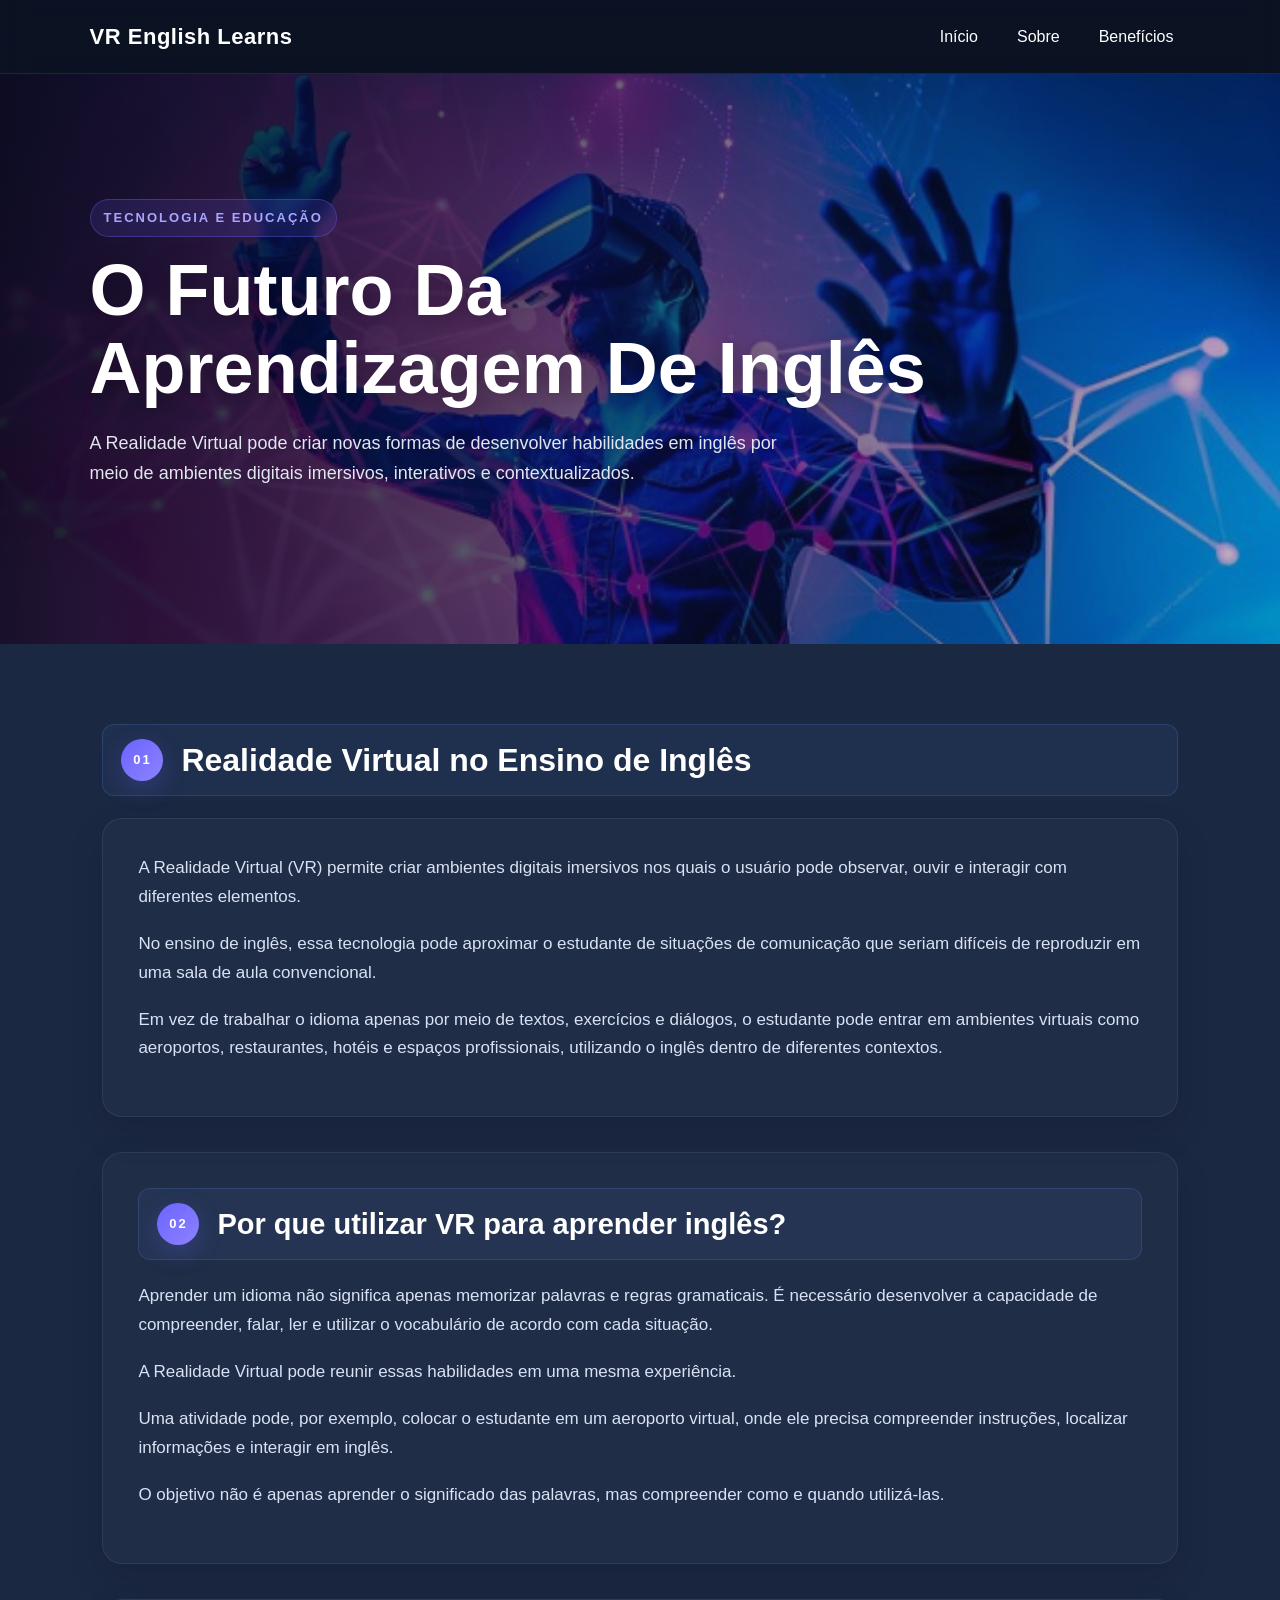
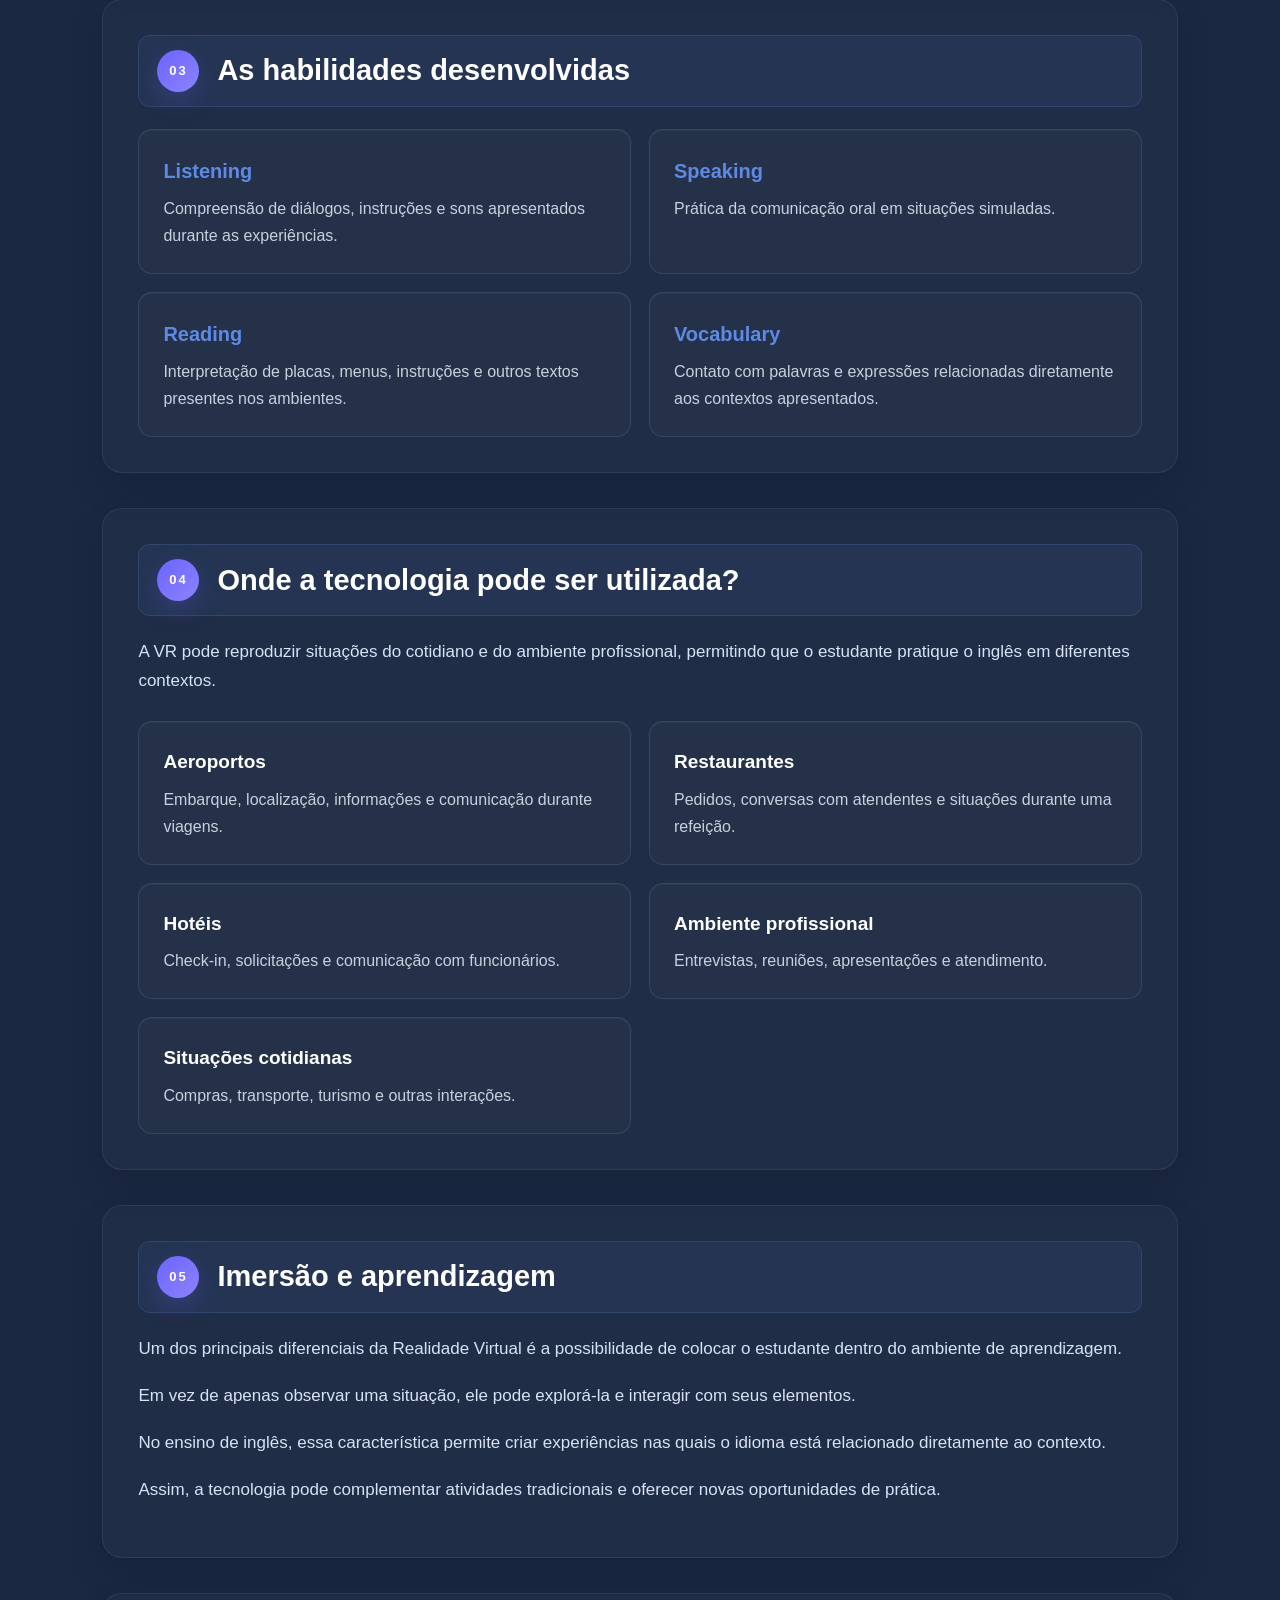
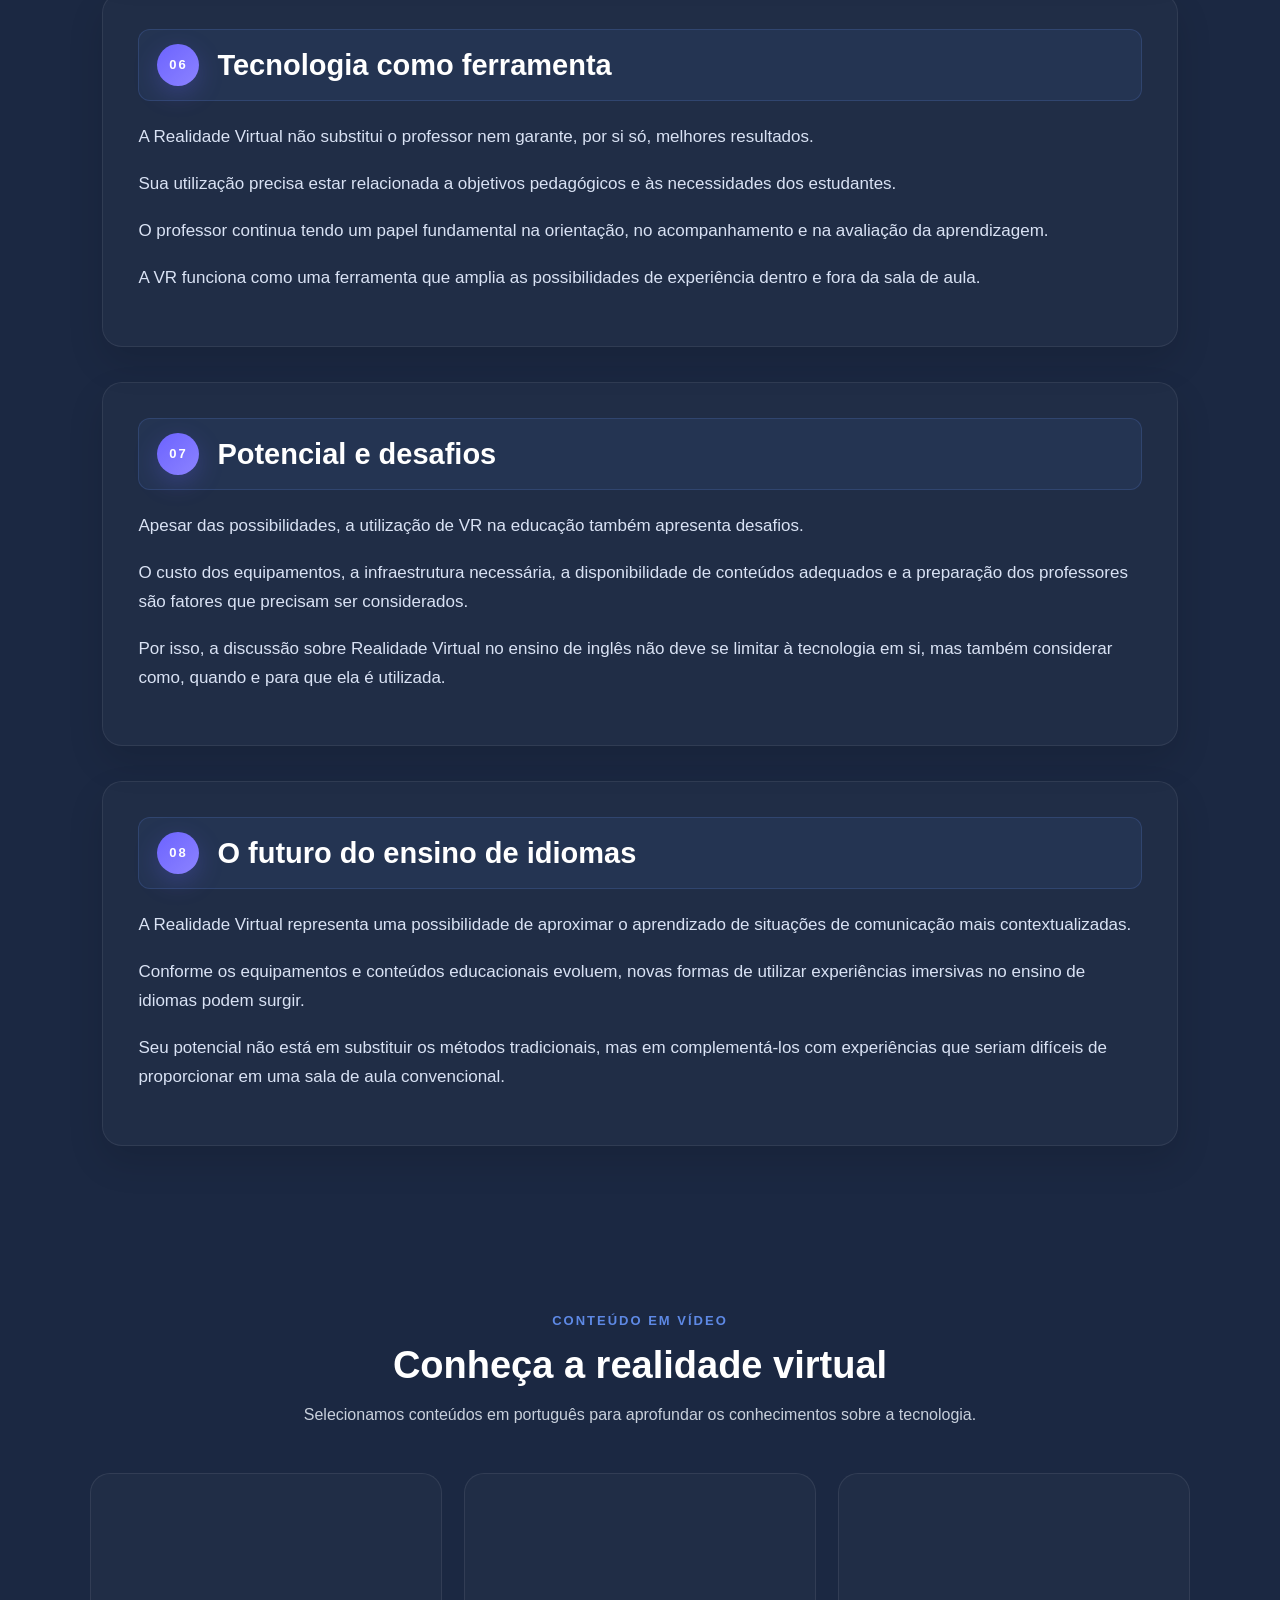
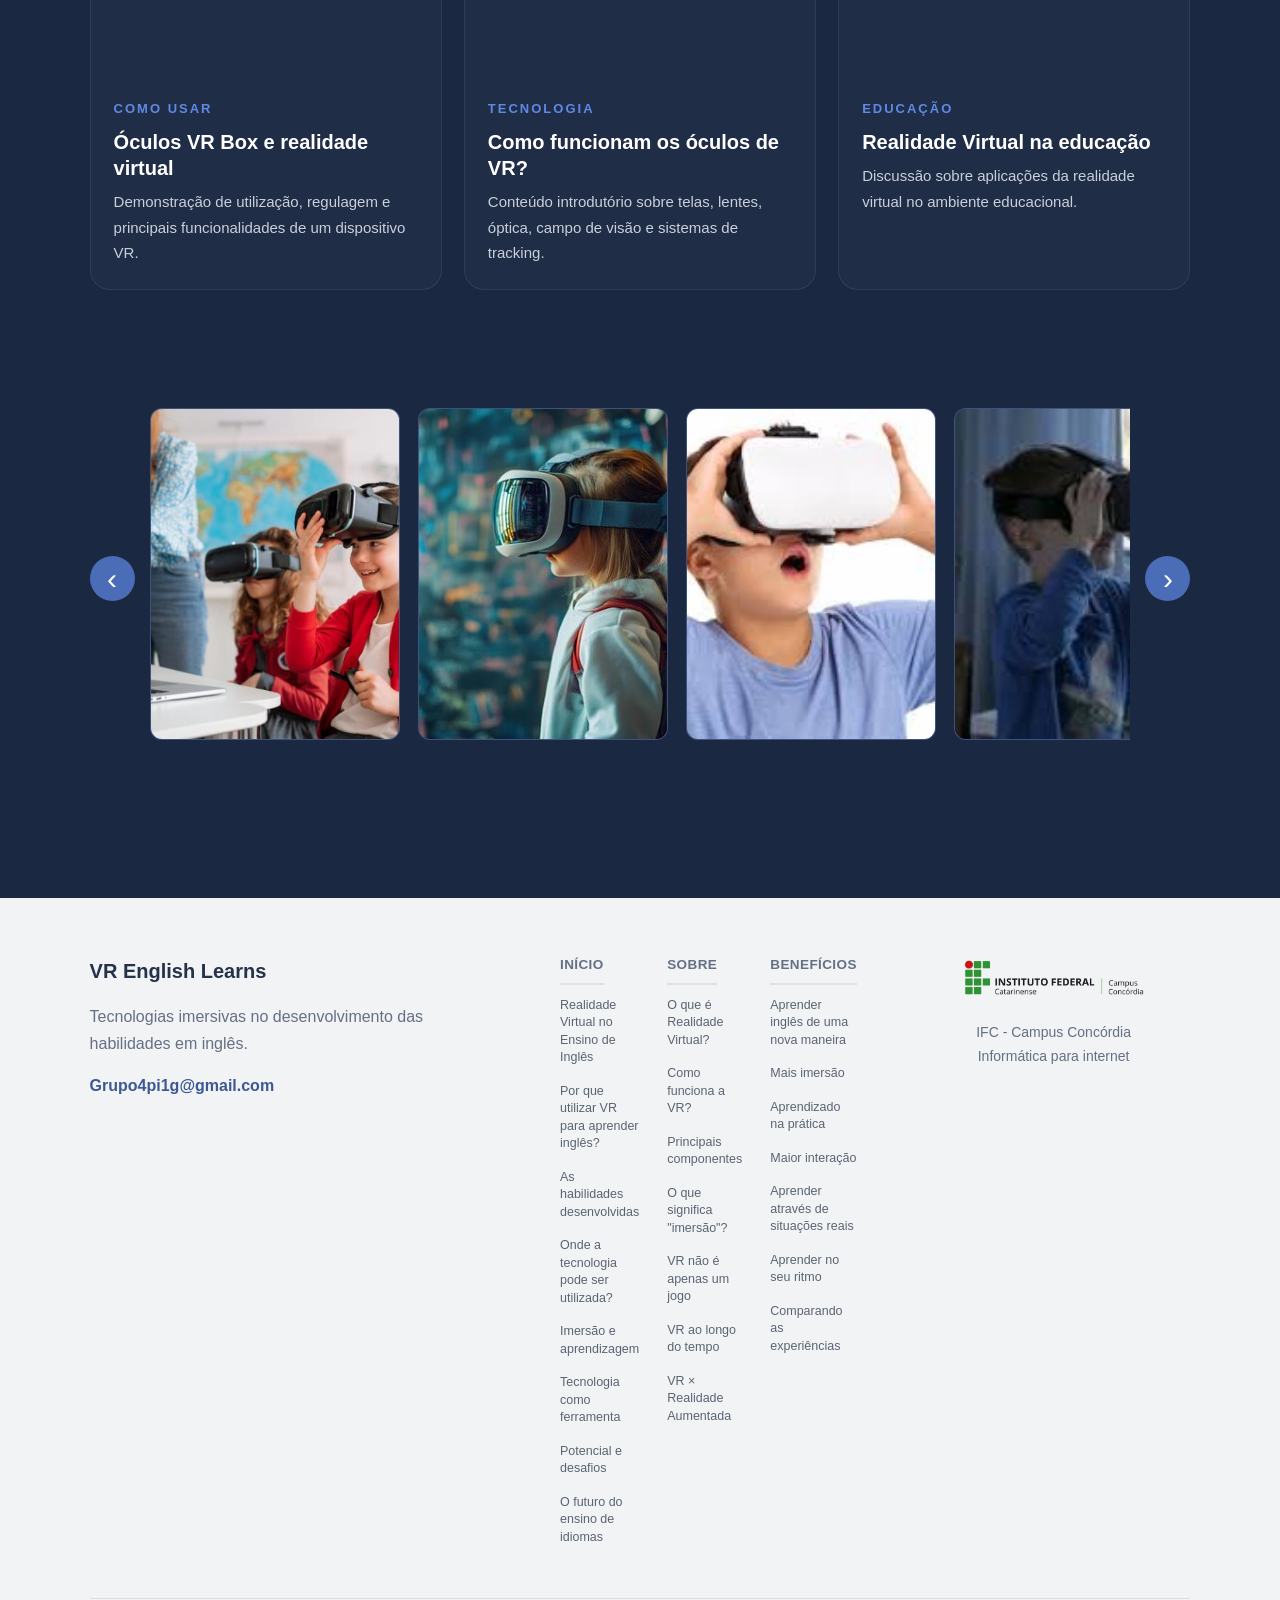
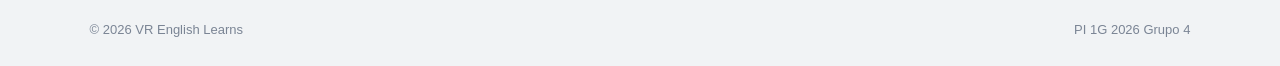
<file: index.html>
<!DOCTYPE html>
<html lang="pt-BR">
<head>
    <meta charset="UTF-8">
    <meta name="viewport" content="width=device-width, initial-scale=1.0">
    <title>VR English Learns - Realidade Virtual no Ensino de Inglês</title>
    <link rel="stylesheet" href="css/style.css">
    <script src="javascript/Scripts.js" defer></script>
</head>

<body>

<header id="header">

    <div class="logo">
        VR English Learns
    </div>

    <nav>
        <a href="index.html">Início</a>
        <a href="paginas/sobre.html">Sobre</a>
        <a href="paginas/beneficios.html">Benefícios</a>
    </nav>

</header>

<main>

    <section class="hero">

        <img src="imagens/inicio.jpeg" alt="Realidade virtual">

        <div class="hero-overlay"></div>

        <div class="hero-conteudo">

            <span class="tag">TECNOLOGIA E EDUCAÇÃO</span>

            <h1>O Futuro Da Aprendizagem De Inglês</h1>

            <p>
                A Realidade Virtual pode criar novas formas de
                desenvolver habilidades em inglês por meio de
                ambientes digitais imersivos, interativos e
                contextualizados.
            </p>

        </div>

    </section>


    <section class="secao_texto">

        <div class="titulo-secao">
            <span>01</span>
            <h2>Realidade Virtual no Ensino de Inglês</h2>
        </div>

        <div class="texto-informativo" id="vr_no_ensino">

            <p>
                A Realidade Virtual (VR) permite criar ambientes
                digitais imersivos nos quais o usuário pode observar,
                ouvir e interagir com diferentes elementos.
            </p>

            <p>
                No ensino de inglês, essa tecnologia pode aproximar
                o estudante de situações de comunicação que seriam
                difíceis de reproduzir em uma sala de aula convencional.
            </p>

            <p>
                Em vez de trabalhar o idioma apenas por meio de textos,
                exercícios e diálogos, o estudante pode entrar em
                ambientes virtuais como aeroportos, restaurantes,
                hotéis e espaços profissionais, utilizando o inglês
                dentro de diferentes contextos.
            </p>

        </div>


        <div class="texto-informativo" id="pq_utilizar">

            <div class="titulo-secao pequeno">
                <span>02</span>
                <h2>Por que utilizar VR para aprender inglês?</h2>
            </div>


            <p>
                Aprender um idioma não significa apenas memorizar
                palavras e regras gramaticais. É necessário desenvolver
                a capacidade de compreender, falar, ler e utilizar
                o vocabulário de acordo com cada situação.
            </p>
         

            <p>
                A Realidade Virtual pode reunir essas habilidades
                em uma mesma experiência.
            </p>

            <p>
                Uma atividade pode, por exemplo, colocar o estudante
                em um aeroporto virtual, onde ele precisa compreender
                instruções, localizar informações e interagir em inglês.
            </p>

            <p>
                O objetivo não é apenas aprender o significado das
                palavras, mas compreender como e quando utilizá-las.
            </p>

        </div>


        <div class="texto-informativo" id="habilidades">

            <div class="titulo-secao pequeno">
                <span>03</span>
                <h2>As habilidades desenvolvidas</h2>
            </div>

            <div class="habilidades">

                <div>
                    <strong>Listening</strong>
                    <p>
                        Compreensão de diálogos, instruções e sons
                        apresentados durante as experiências.
                    </p>
                </div>

                <div>
                    <strong>Speaking</strong>
                    <p>
                        Prática da comunicação oral em situações
                        simuladas.
                    </p>
                </div>

                <div>
                    <strong>Reading</strong>
                    <p>
                        Interpretação de placas, menus, instruções
                        e outros textos presentes nos ambientes.
                    </p>
                </div>

                <div>
                    <strong>Vocabulary</strong>
                    <p>
                        Contato com palavras e expressões relacionadas
                        diretamente aos contextos apresentados.
                    </p>
                </div>

            </div>

        </div>


        <div class="texto-informativo" id="onde_usada">

            <div class="titulo-secao pequeno">
                <span>04</span>
                <h2>Onde a tecnologia pode ser utilizada?</h2>
            </div>

            <p>
                A VR pode reproduzir situações do cotidiano e do
                ambiente profissional, permitindo que o estudante
                pratique o inglês em diferentes contextos.
            </p>

            <div class="contextos">

                <div>
                    <h3>Aeroportos</h3>
                    <p>
                        Embarque, localização, informações e
                        comunicação durante viagens.
                    </p>
                </div>

                <div>
                    <h3>Restaurantes</h3>
                    <p>
                        Pedidos, conversas com atendentes e
                        situações durante uma refeição.
                    </p>
                </div>

                <div>
                    <h3>Hotéis</h3>
                    <p>
                        Check-in, solicitações e comunicação
                        com funcionários.
                    </p>
                </div>

                <div>
                    <h3>Ambiente profissional</h3>
                    <p>
                        Entrevistas, reuniões, apresentações
                        e atendimento.
                    </p>
                </div>

                <div>
                    <h3>Situações cotidianas</h3>
                    <p>
                        Compras, transporte, turismo e
                        outras interações.
                    </p>
                </div>

            </div>

        </div>


        <div class="texto-informativo" id="imersao">

            <div class="titulo-secao pequeno">
                <span>05</span>
                <h2>Imersão e aprendizagem</h2>
            </div>

            <p>
                Um dos principais diferenciais da Realidade Virtual
                é a possibilidade de colocar o estudante dentro do
                ambiente de aprendizagem.
            </p>

            <p>
                Em vez de apenas observar uma situação, ele pode
                explorá-la e interagir com seus elementos.
            </p>

            <p>
                No ensino de inglês, essa característica permite
                criar experiências nas quais o idioma está relacionado
                diretamente ao contexto.
            </p>

            <p>
                Assim, a tecnologia pode complementar atividades
                tradicionais e oferecer novas oportunidades de prática.
            </p>

        </div>


        <div class="texto-informativo" id="tech_ferramente">

            <div class="titulo-secao pequeno">
                <span>06</span>
                <h2>Tecnologia como ferramenta</h2>
            </div>

            <p>
                A Realidade Virtual não substitui o professor nem
                garante, por si só, melhores resultados.
            </p>

            <p>
                Sua utilização precisa estar relacionada a objetivos
                pedagógicos e às necessidades dos estudantes.
            </p>

            <p>
                O professor continua tendo um papel fundamental
                na orientação, no acompanhamento e na avaliação
                da aprendizagem.
            </p>

            <p>
                A VR funciona como uma ferramenta que amplia as
                possibilidades de experiência dentro e fora da
                sala de aula.
            </p>

        </div>


        <div class="texto-informativo" id="potencial">

            <div class="titulo-secao pequeno">
                <span>07</span>
                <h2>Potencial e desafios</h2>
            </div>

            <p>
                Apesar das possibilidades, a utilização de VR na
                educação também apresenta desafios.
            </p>

            <p>
                O custo dos equipamentos, a infraestrutura necessária,
                a disponibilidade de conteúdos adequados e a preparação
                dos professores são fatores que precisam ser considerados.
            </p>

            <p>
                Por isso, a discussão sobre Realidade Virtual no ensino
                de inglês não deve se limitar à tecnologia em si, mas
                também considerar como, quando e para que ela é utilizada.
            </p>

        </div>


        <div class="texto-informativo" id="futuro_ensino">

            <div class="titulo-secao pequeno">
                <span>08</span>
                <h2>O futuro do ensino de idiomas</h2>
            </div>

            <p>
                A Realidade Virtual representa uma possibilidade de
                aproximar o aprendizado de situações de comunicação
                mais contextualizadas.
            </p>

            <p>
                Conforme os equipamentos e conteúdos educacionais
                evoluem, novas formas de utilizar experiências
                imersivas no ensino de idiomas podem surgir.
            </p>

            <p>
                Seu potencial não está em substituir os métodos
                tradicionais, mas em complementá-los com experiências
                que seriam difíceis de proporcionar em uma sala de
                aula convencional.
            </p>

        </div>

    </section>


    <section class="secao videos">

        <div class="titulo-central">

            <span>CONTEÚDO EM VÍDEO</span>

            <h2>Conheça a realidade virtual</h2>

            <p>
                Selecionamos conteúdos em português para aprofundar
                os conhecimentos sobre a tecnologia.
            </p>

        </div>

        <div class="videos-grid">

            <article class="video-card">

                <iframe
                    src="https://www.youtube.com/embed/bvEATBh4sY0"
                    title="Óculos VR Box - Como usar"
                    allowfullscreen>
                </iframe>

                <div>
                    <span>COMO USAR</span>
                    <h3>Óculos VR Box e realidade virtual</h3>
                    <p>
                        Demonstração de utilização, regulagem e
                        principais funcionalidades de um dispositivo VR.
                    </p>
                </div>

            </article>


            <article class="video-card">

                <iframe
                    src="https://www.youtube.com/embed/LKYN8C24J9c"
                    title="Como funcionam os óculos de realidade virtual"
                    allowfullscreen>
                </iframe>

                <div>
                    <span>TECNOLOGIA</span>
                    <h3>Como funcionam os óculos de VR?</h3>
                    <p>
                        Conteúdo introdutório sobre telas, lentes,
                        óptica, campo de visão e sistemas de tracking.
                    </p>
                </div>

            </article>


            <article class="video-card">

                <iframe
                    src="https://www.youtube.com/embed/qySUPrW4q5M"
                    title="Como a realidade virtual pode ser usada na educação"
                    allowfullscreen>
                </iframe>

                <div>
                    <span>EDUCAÇÃO</span>
                    <h3>Realidade Virtual na educação</h3>
                    <p>
                        Discussão sobre aplicações da realidade
                        virtual no ambiente educacional.
                    </p>
                </div>

            </article>

        </div>

    </section>


    <section class="carrossel-secao">

        <div class="carrossel-wrapper">

            <button id="anterior" class="carrossel-botao" aria-label="Anterior">‹</button>

            <div class="carrossel" id="carrossel" aria-label="Galeria de experiências visuais">

                <div class="card-carrossel">
                    <img src="imagens/c1.jpg" alt="Experiência VR">
                </div>

                <div class="card-carrossel">
                    <img src="imagens/c2.jpg" alt="Experiência VR">
                </div>

                <div class="card-carrossel">
                    <img src="imagens/c3.jpg" alt="Experiência VR">
                </div>

                <div class="card-carrossel">
                    <img src="imagens/c4.jpg" alt="Experiência VR">
                </div>

                <div class="card-carrossel">
                    <img src="imagens/c5.jpg" alt="Experiência VR">
                </div>

                <div class="card-carrossel">
                    <img src="imagens/c6.jpg" alt="Experiência VR">
                </div>

                <div class="card-carrossel">
                    <img src="imagens/c7.jpg" alt="Experiência VR">
                </div>

                <div class="card-carrossel">
                    <img src="imagens/c8.jpg" alt="Experiência VR">
                </div>

                <div class="card-carrossel">
                    <img src="imagens/c9.jpg" alt="Experiência VR">
                </div>

                <div class="card-carrossel">
                    <img src="imagens/c10.jpg" alt="Experiência VR">
                </div>

                <div class="card-carrossel">
                    <img src="imagens/c11.jpg" alt="Experiência VR">
                </div>

            </div>

            <button id="proximo" class="carrossel-botao" aria-label="Próximo">›</button>

        </div>

    </section>

</main>


<footer id="footer">

    <div class="footer-conteudo">

        <div class="footer-coluna">

            <h3>VR English Learns</h3>

            <p>
                Tecnologias imersivas no desenvolvimento
                das habilidades em inglês.
            </p>

            <p class="email">
                Grupo4pi1g@gmail.com
            </p>

        </div>


      <div class="footer-coluna footer-coluna--mapa">

    

    <div class="footer-mapa-grupo">
        <a href="index.html" class="footer-mapa-titulo">Início</a>
        <a href="#vr_no_ensino">Realidade Virtual no Ensino de Inglês</a>
        <a href="#pq_utilizar">Por que utilizar VR para aprender inglês?</a>
        <a href="#habilidades">As habilidades desenvolvidas</a>
        <a href="#onde_usada">Onde a tecnologia pode ser utilizada?</a>
        <a href="#imersao">Imersão e aprendizagem</a>
        <a href="#tech_ferramente">Tecnologia como ferramenta</a>
        <a href="#potencial">Potencial e desafios</a>
        <a href="#futuro_ensino">O futuro do ensino de idiomas</a>
    </div>

    <div class="footer-mapa-grupo">
        <a href="paginas/sobre.html" class="footer-mapa-titulo">Sobre</a>
        <a href="paginas/sobre.html#o_que_e">O que é Realidade Virtual?</a>
        <a href="paginas/sobre.html#funcionamento">Como funciona a VR?</a>
        <a href="paginas/sobre.html#componentes">Principais componentes</a>
        <a href="paginas/sobre.html#imersao">O que significa "imersão"?</a>
        <a href="paginas/sobre.html#vr_apenas_jogo">VR não é apenas um jogo</a>
        <a href="paginas/sobre.html#vr_tempo">VR ao longo do tempo</a>
        <a href="paginas/sobre.html#vr_aumentada">VR × Realidade Aumentada</a>
    </div>

    <div class="footer-mapa-grupo">
        <a href="paginas/beneficios.html" class="footer-mapa-titulo">Benefícios</a>
        <a href="paginas/beneficios.html#1">Aprender inglês de uma nova maneira</a>
        <a href="paginas/beneficios.html#2">Mais imersão</a>
        <a href="paginas/beneficios.html#3">Aprendizado na prática</a>
        <a href="paginas/beneficios.html#4">Maior interação</a>
        <a href="paginas/beneficios.html#5">Aprender através de situações reais</a>
        <a href="paginas/beneficios.html#6">Aprender no seu ritmo</a>
        <a href="paginas/beneficios.html#7">Comparando as experiências</a>
    </div>

</div>


        <div class="footer-coluna footer-ifc">

            <img
                src="imagens/Logo_IFC_horizontal.png"
                alt="Logo do Instituto Federal Catarinense">

            <p>IFC - Campus Concórdia<br>
               Informática para internet
            </p>
            

        </div>

    </div>


    <div class="footer-bottom">

        <p>© 2026 VR English Learns</p>

        <p>PI 1G 2026 Grupo 4</p>

    </div>

</footer>


<button id="topo">↑</button>

</body>
</html>
</file>
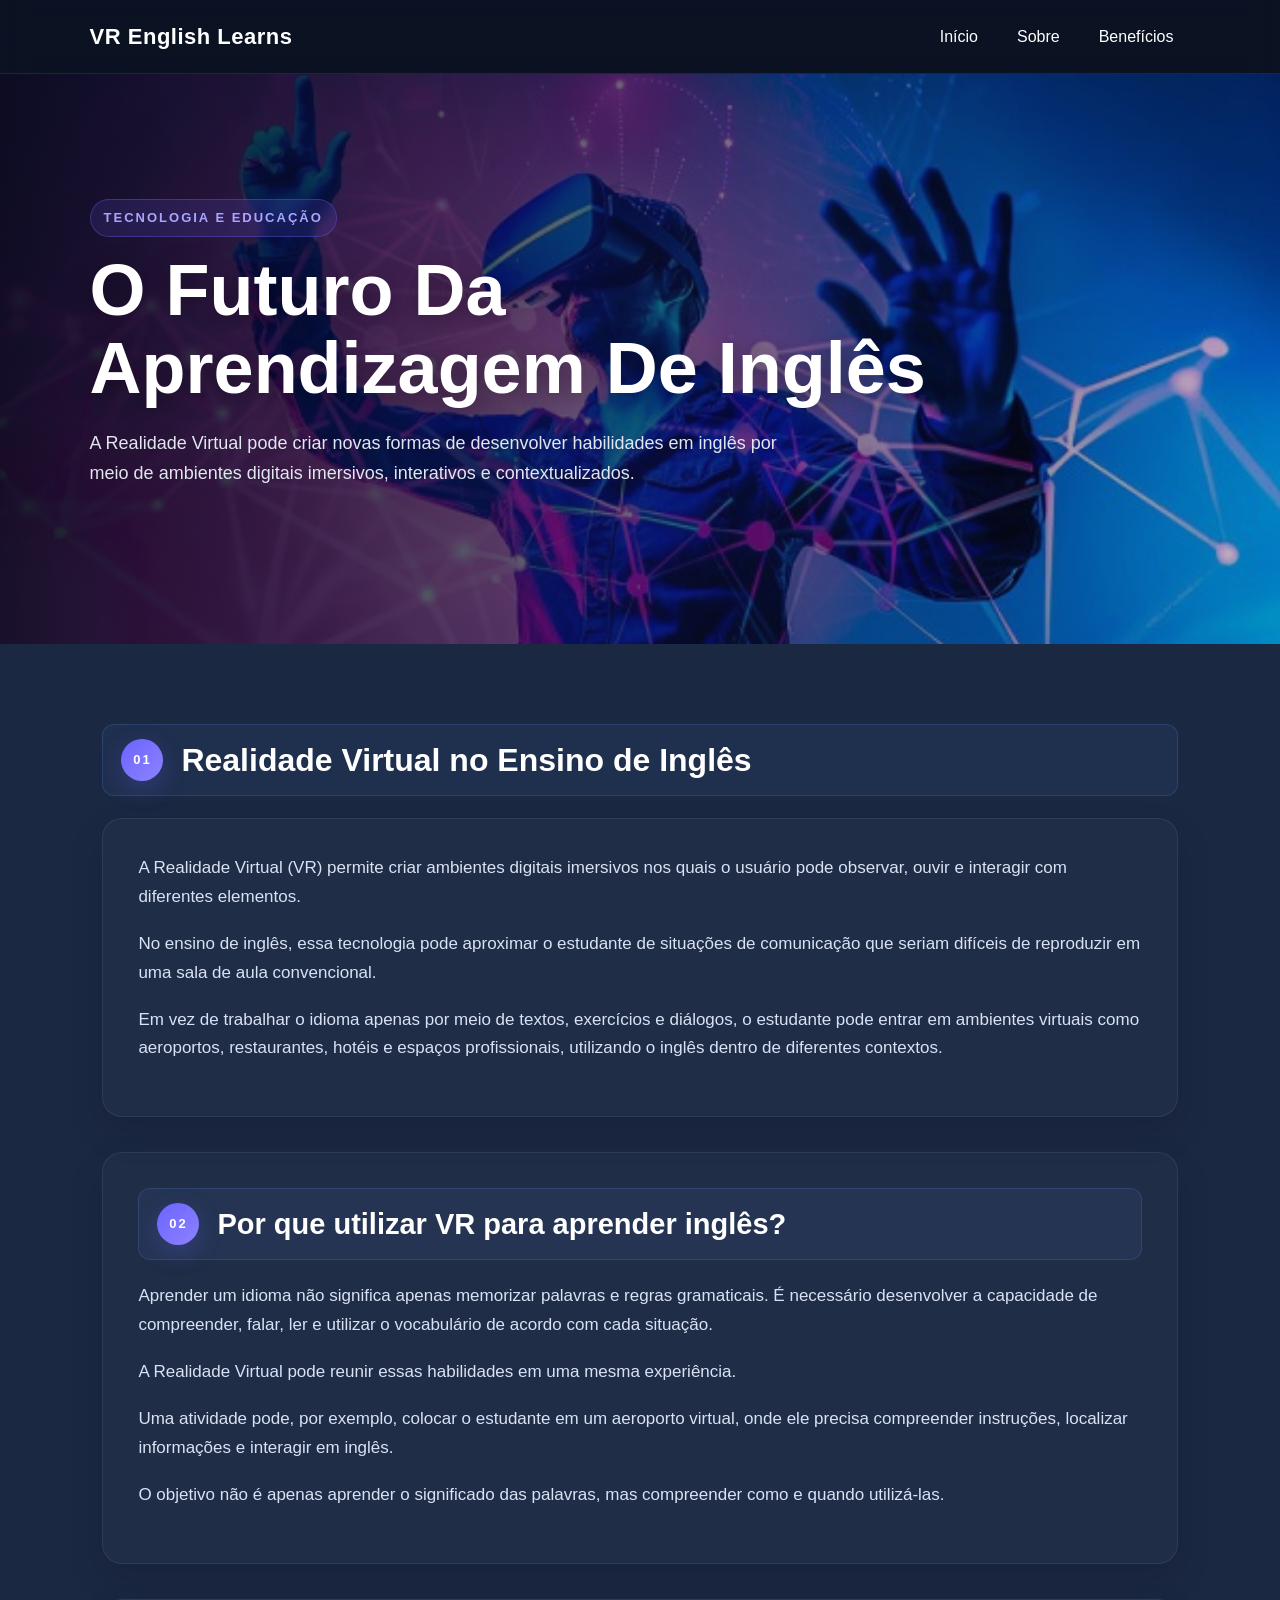
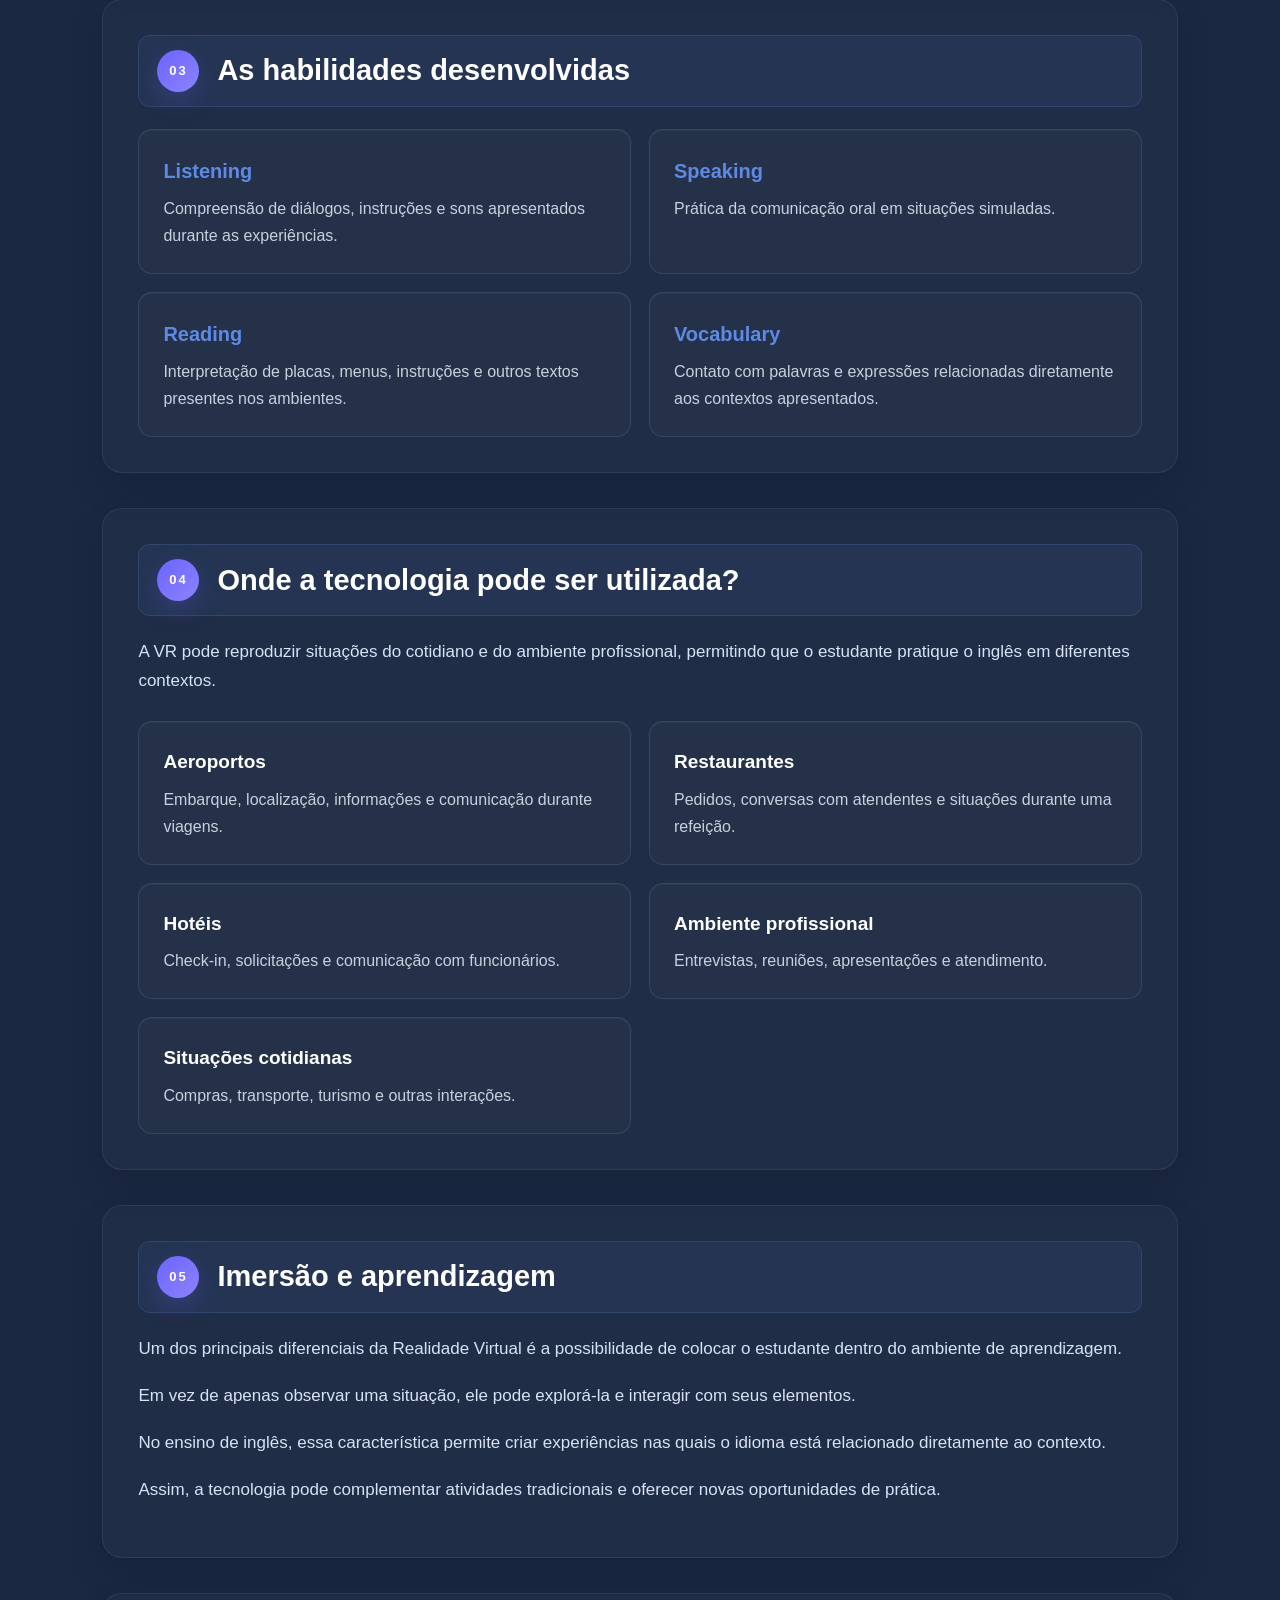
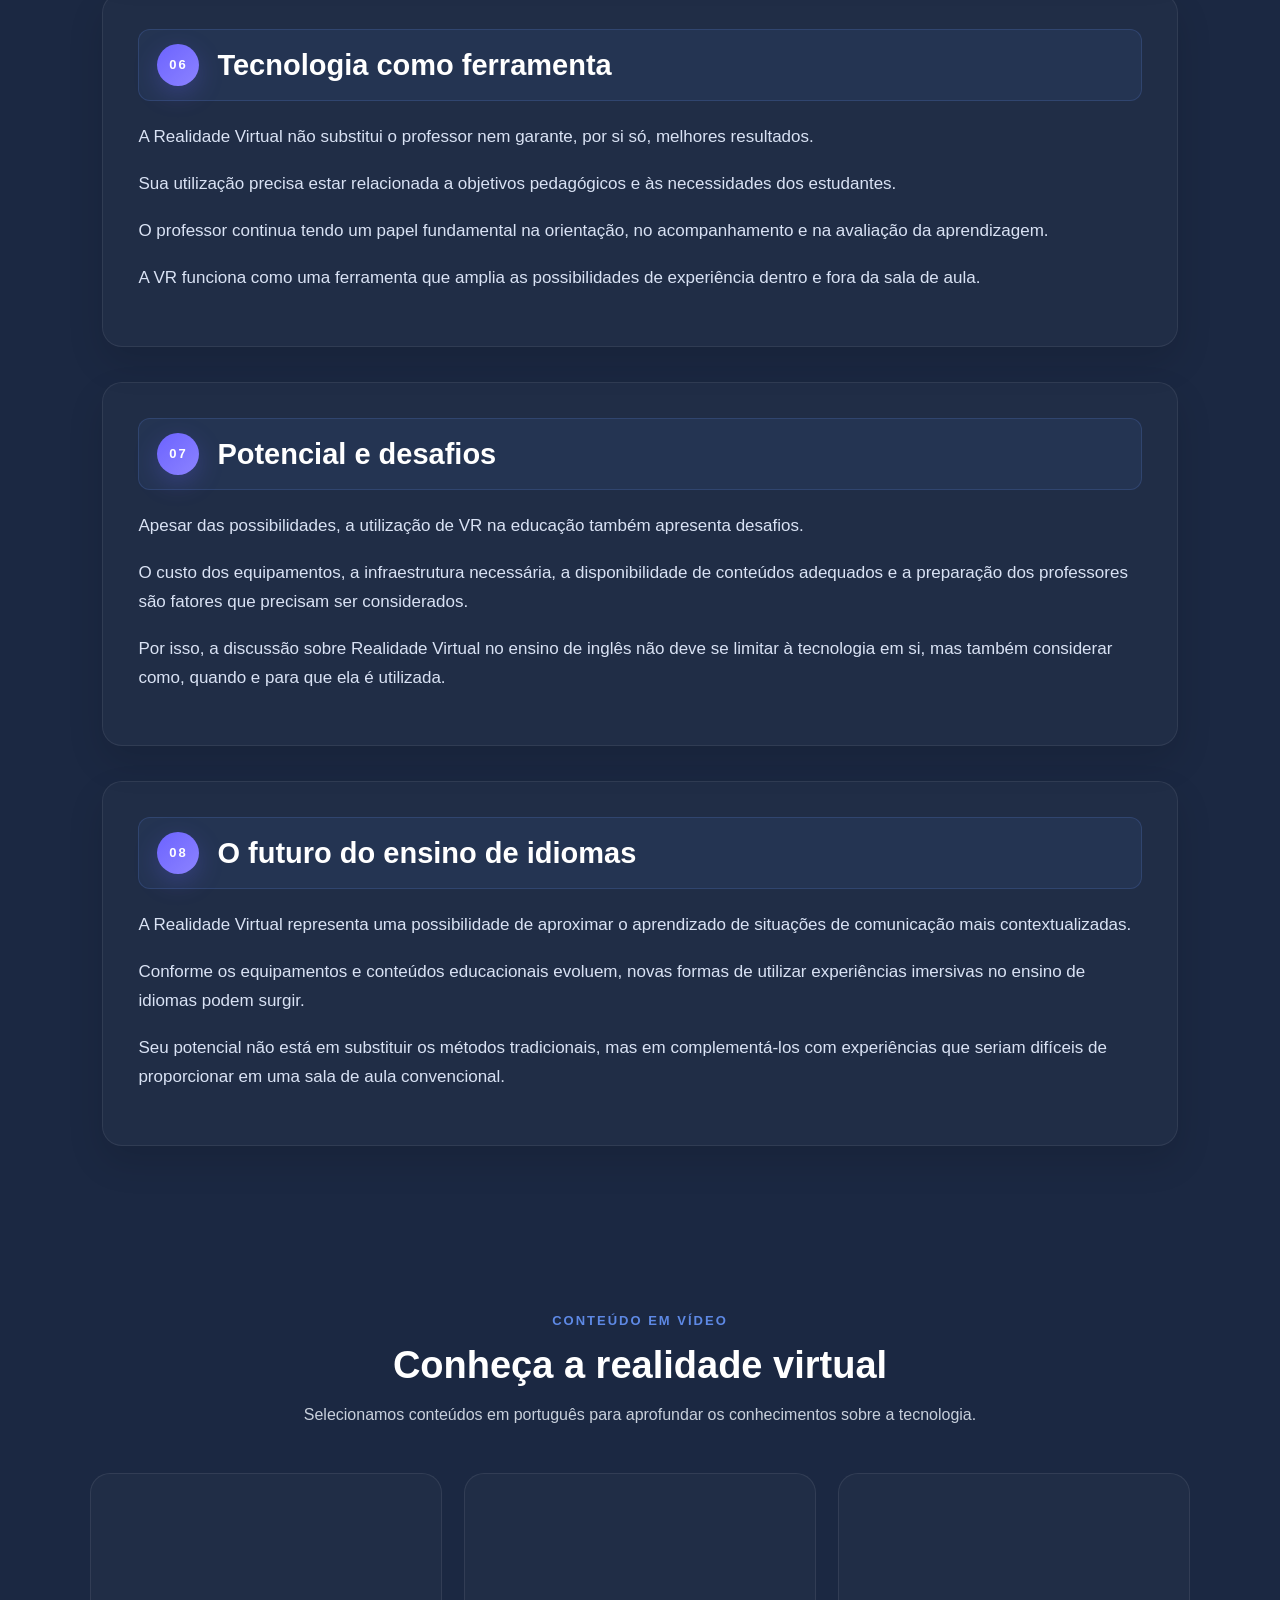
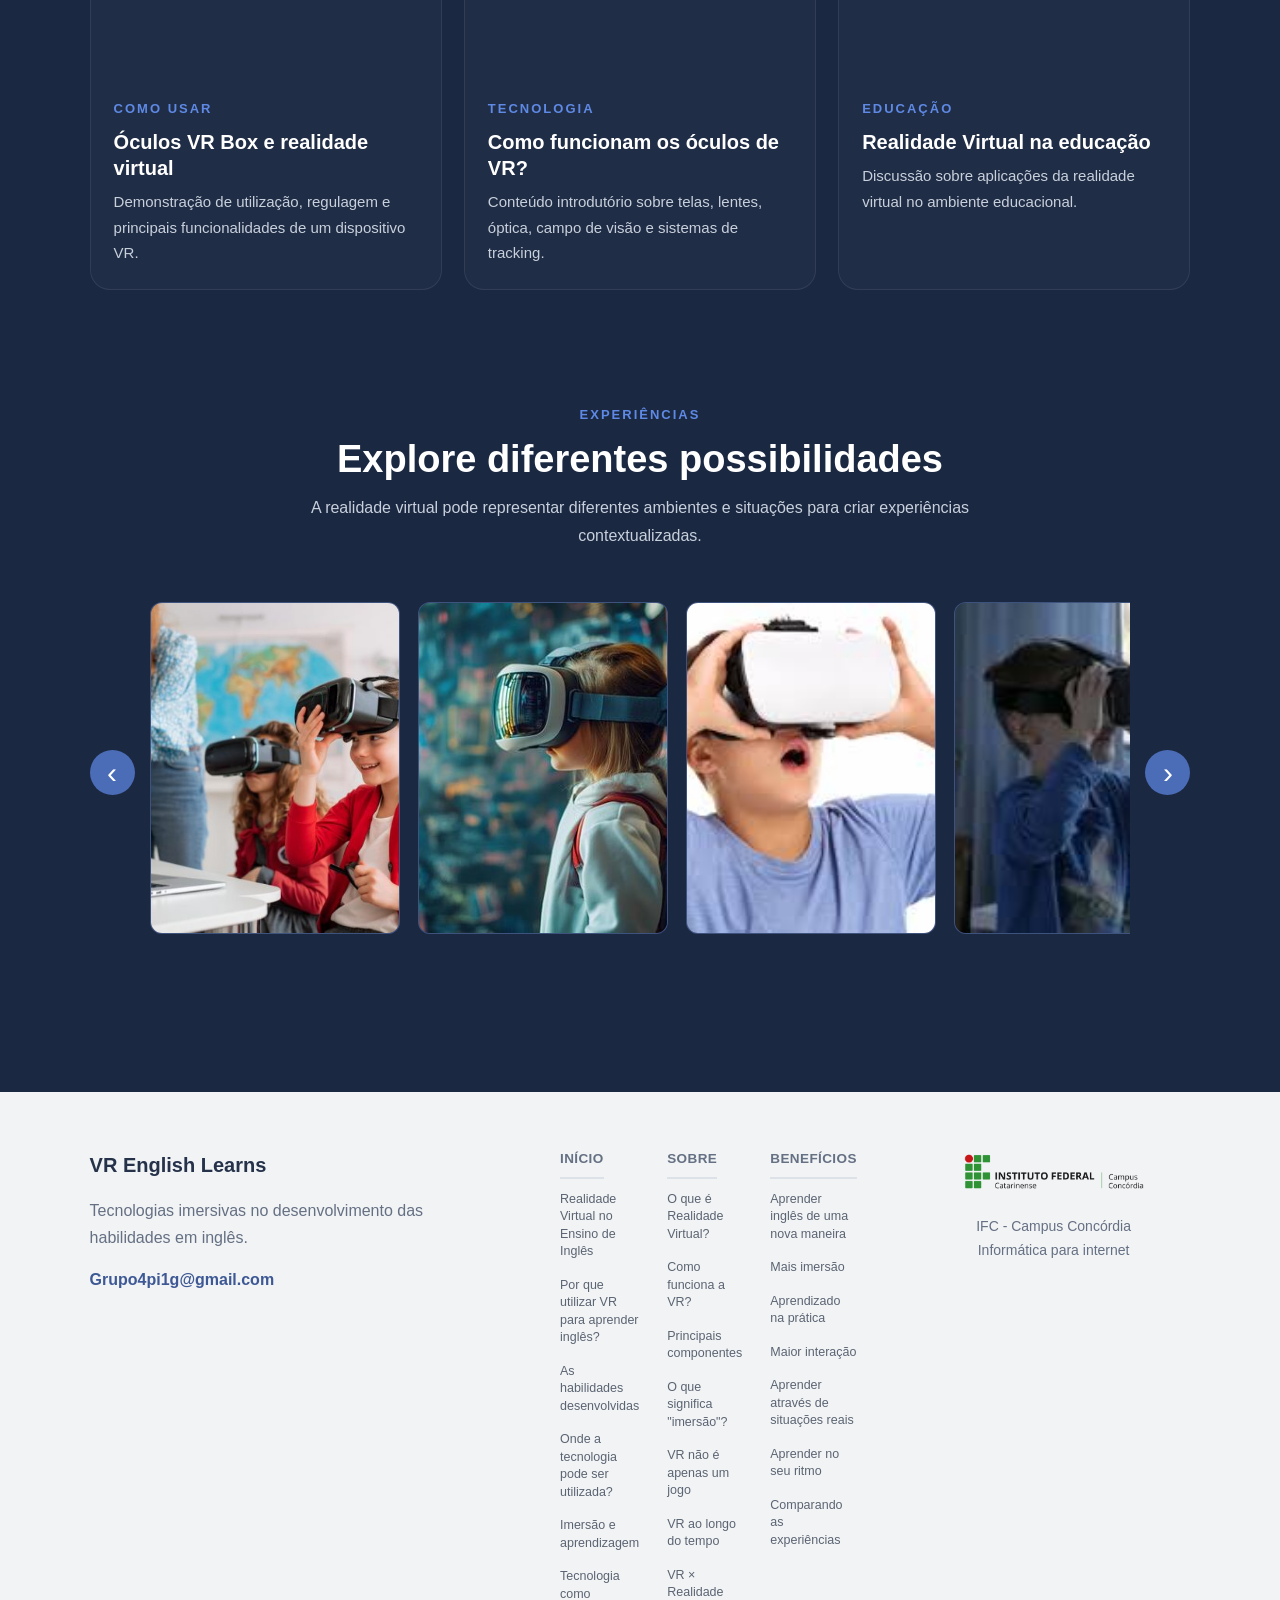
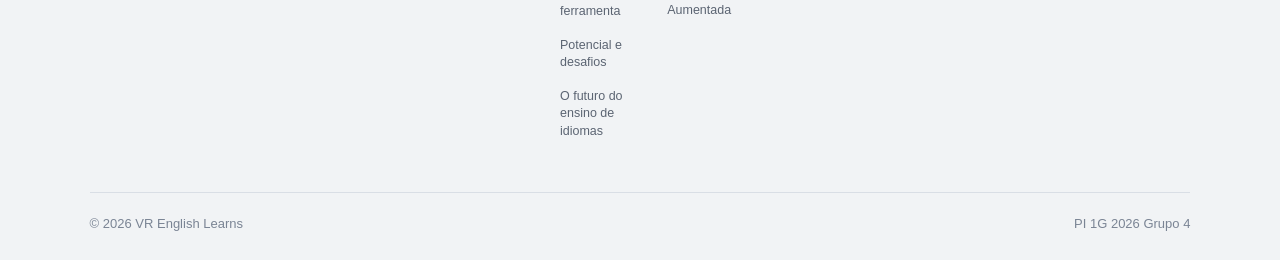
<file: Index.html>
<!DOCTYPE html>
<html lang="pt-BR">
<head>
    <meta charset="UTF-8">
    <meta name="viewport" content="width=device-width, initial-scale=1.0">
    <title>VR English Learns - Realidade Virtual no Ensino de Inglês</title>
    <link rel="stylesheet" href="css/style.css">
    <script src="javascript/Scripts.js" defer></script>
</head>

<body>

<header id="header">

    <div class="logo">
        VR English Learns
    </div>

    <nav>
        <a href="index.html">Início</a>
        <a href="paginas/sobre.html">Sobre</a>
        <a href="paginas/beneficios.html">Benefícios</a>
    </nav>

</header>

<main>

    <section class="hero">

        <img src="imagens/inicio.jpeg" alt="Realidade virtual">

        <div class="hero-overlay"></div>

        <div class="hero-conteudo">

            <span class="tag">TECNOLOGIA E EDUCAÇÃO</span>

            <h1>O Futuro Da Aprendizagem De Inglês</h1>

            <p>
                A Realidade Virtual pode criar novas formas de
                desenvolver habilidades em inglês por meio de
                ambientes digitais imersivos, interativos e
                contextualizados.
            </p>

        </div>

    </section>


    <section class="secao_texto">

        <div class="titulo-secao">
            <span>01</span>
            <h2>Realidade Virtual no Ensino de Inglês</h2>
        </div>

        <div class="texto-informativo">

            <p>
                A Realidade Virtual (VR) permite criar ambientes
                digitais imersivos nos quais o usuário pode observar,
                ouvir e interagir com diferentes elementos.
            </p>

            <p>
                No ensino de inglês, essa tecnologia pode aproximar
                o estudante de situações de comunicação que seriam
                difíceis de reproduzir em uma sala de aula convencional.
            </p>

            <p>
                Em vez de trabalhar o idioma apenas por meio de textos,
                exercícios e diálogos, o estudante pode entrar em
                ambientes virtuais como aeroportos, restaurantes,
                hotéis e espaços profissionais, utilizando o inglês
                dentro de diferentes contextos.
            </p>

        </div>


        <div class="texto-informativo">

            <div class="titulo-secao pequeno">
                <span>02</span>
                <h2>Por que utilizar VR para aprender inglês?</h2>
            </div>


            <p>
                Aprender um idioma não significa apenas memorizar
                palavras e regras gramaticais. É necessário desenvolver
                a capacidade de compreender, falar, ler e utilizar
                o vocabulário de acordo com cada situação.
            </p>
         

            <p>
                A Realidade Virtual pode reunir essas habilidades
                em uma mesma experiência.
            </p>

            <p>
                Uma atividade pode, por exemplo, colocar o estudante
                em um aeroporto virtual, onde ele precisa compreender
                instruções, localizar informações e interagir em inglês.
            </p>

            <p>
                O objetivo não é apenas aprender o significado das
                palavras, mas compreender como e quando utilizá-las.
            </p>

        </div>


        <div class="texto-informativo">

            <div class="titulo-secao pequeno">
                <span>03</span>
                <h2>As habilidades desenvolvidas</h2>
            </div>

            <div class="habilidades">

                <div>
                    <strong>Listening</strong>
                    <p>
                        Compreensão de diálogos, instruções e sons
                        apresentados durante as experiências.
                    </p>
                </div>

                <div>
                    <strong>Speaking</strong>
                    <p>
                        Prática da comunicação oral em situações
                        simuladas.
                    </p>
                </div>

                <div>
                    <strong>Reading</strong>
                    <p>
                        Interpretação de placas, menus, instruções
                        e outros textos presentes nos ambientes.
                    </p>
                </div>

                <div>
                    <strong>Vocabulary</strong>
                    <p>
                        Contato com palavras e expressões relacionadas
                        diretamente aos contextos apresentados.
                    </p>
                </div>

            </div>

        </div>


        <div class="texto-informativo">

            <div class="titulo-secao pequeno">
                <span>04</span>
                <h2>Onde a tecnologia pode ser utilizada?</h2>
            </div>

            <p>
                A VR pode reproduzir situações do cotidiano e do
                ambiente profissional, permitindo que o estudante
                pratique o inglês em diferentes contextos.
            </p>

            <div class="contextos">

                <div>
                    <h3>Aeroportos</h3>
                    <p>
                        Embarque, localização, informações e
                        comunicação durante viagens.
                    </p>
                </div>

                <div>
                    <h3>Restaurantes</h3>
                    <p>
                        Pedidos, conversas com atendentes e
                        situações durante uma refeição.
                    </p>
                </div>

                <div>
                    <h3>Hotéis</h3>
                    <p>
                        Check-in, solicitações e comunicação
                        com funcionários.
                    </p>
                </div>

                <div>
                    <h3>Ambiente profissional</h3>
                    <p>
                        Entrevistas, reuniões, apresentações
                        e atendimento.
                    </p>
                </div>

                <div>
                    <h3>Situações cotidianas</h3>
                    <p>
                        Compras, transporte, turismo e
                        outras interações.
                    </p>
                </div>

            </div>

        </div>


        <div class="texto-informativo">

            <div class="titulo-secao pequeno">
                <span>05</span>
                <h2>Imersão e aprendizagem</h2>
            </div>

            <p>
                Um dos principais diferenciais da Realidade Virtual
                é a possibilidade de colocar o estudante dentro do
                ambiente de aprendizagem.
            </p>

            <p>
                Em vez de apenas observar uma situação, ele pode
                explorá-la e interagir com seus elementos.
            </p>

            <p>
                No ensino de inglês, essa característica permite
                criar experiências nas quais o idioma está relacionado
                diretamente ao contexto.
            </p>

            <p>
                Assim, a tecnologia pode complementar atividades
                tradicionais e oferecer novas oportunidades de prática.
            </p>

        </div>


        <div class="texto-informativo">

            <div class="titulo-secao pequeno">
                <span>06</span>
                <h2>Tecnologia como ferramenta</h2>
            </div>

            <p>
                A Realidade Virtual não substitui o professor nem
                garante, por si só, melhores resultados.
            </p>

            <p>
                Sua utilização precisa estar relacionada a objetivos
                pedagógicos e às necessidades dos estudantes.
            </p>

            <p>
                O professor continua tendo um papel fundamental
                na orientação, no acompanhamento e na avaliação
                da aprendizagem.
            </p>

            <p>
                A VR funciona como uma ferramenta que amplia as
                possibilidades de experiência dentro e fora da
                sala de aula.
            </p>

        </div>


        <div class="texto-informativo">

            <div class="titulo-secao pequeno">
                <span>07</span>
                <h2>Potencial e desafios</h2>
            </div>

            <p>
                Apesar das possibilidades, a utilização de VR na
                educação também apresenta desafios.
            </p>

            <p>
                O custo dos equipamentos, a infraestrutura necessária,
                a disponibilidade de conteúdos adequados e a preparação
                dos professores são fatores que precisam ser considerados.
            </p>

            <p>
                Por isso, a discussão sobre Realidade Virtual no ensino
                de inglês não deve se limitar à tecnologia em si, mas
                também considerar como, quando e para que ela é utilizada.
            </p>

        </div>


        <div class="texto-informativo">

            <div class="titulo-secao pequeno">
                <span>08</span>
                <h2>O futuro do ensino de idiomas</h2>
            </div>

            <p>
                A Realidade Virtual representa uma possibilidade de
                aproximar o aprendizado de situações de comunicação
                mais contextualizadas.
            </p>

            <p>
                Conforme os equipamentos e conteúdos educacionais
                evoluem, novas formas de utilizar experiências
                imersivas no ensino de idiomas podem surgir.
            </p>

            <p>
                Seu potencial não está em substituir os métodos
                tradicionais, mas em complementá-los com experiências
                que seriam difíceis de proporcionar em uma sala de
                aula convencional.
            </p>

        </div>

    </section>


    <section class="secao videos">

        <div class="titulo-central">

            <span>CONTEÚDO EM VÍDEO</span>

            <h2>Conheça a realidade virtual</h2>

            <p>
                Selecionamos conteúdos em português para aprofundar
                os conhecimentos sobre a tecnologia.
            </p>

        </div>

        <div class="videos-grid">

            <article class="video-card">

                <iframe
                    src="https://www.youtube.com/embed/bvEATBh4sY0"
                    title="Óculos VR Box - Como usar"
                    allowfullscreen>
                </iframe>

                <div>
                    <span>COMO USAR</span>
                    <h3>Óculos VR Box e realidade virtual</h3>
                    <p>
                        Demonstração de utilização, regulagem e
                        principais funcionalidades de um dispositivo VR.
                    </p>
                </div>

            </article>


            <article class="video-card">

                <iframe
                    src="https://www.youtube.com/embed/LKYN8C24J9c"
                    title="Como funcionam os óculos de realidade virtual"
                    allowfullscreen>
                </iframe>

                <div>
                    <span>TECNOLOGIA</span>
                    <h3>Como funcionam os óculos de VR?</h3>
                    <p>
                        Conteúdo introdutório sobre telas, lentes,
                        óptica, campo de visão e sistemas de tracking.
                    </p>
                </div>

            </article>


            <article class="video-card">

                <iframe
                    src="https://www.youtube.com/embed/qySUPrW4q5M"
                    title="Como a realidade virtual pode ser usada na educação"
                    allowfullscreen>
                </iframe>

                <div>
                    <span>EDUCAÇÃO</span>
                    <h3>Realidade Virtual na educação</h3>
                    <p>
                        Discussão sobre aplicações da realidade
                        virtual no ambiente educacional.
                    </p>
                </div>

            </article>

        </div>

    </section>


    <section class="carrossel-secao">

        <div class="titulo-central">

            <span>EXPERIÊNCIAS</span>

            <h2>Explore diferentes possibilidades</h2>

            <p>
                A realidade virtual pode representar diferentes
                ambientes e situações para criar experiências
                contextualizadas.
            </p>

        </div>

        <div class="carrossel-wrapper">

            <button id="anterior" class="carrossel-botao">‹</button>

            <div class="carrossel" id="carrossel">

                <div class="card-carrossel">
                    <img src="imagens/c1.jpg" alt="Experiência VR">
                </div>

                <div class="card-carrossel">
                    <img src="imagens/c2.jpg" alt="Experiência VR">
                </div>

                <div class="card-carrossel">
                    <img src="imagens/c3.jpg" alt="Experiência VR">
                </div>

                <div class="card-carrossel">
                    <img src="imagens/c4.jpg" alt="Experiência VR">
                </div>

                <div class="card-carrossel">
                    <img src="imagens/c5.jpg" alt="Experiência VR">
                </div>

                <div class="card-carrossel">
                    <img src="imagens/c6.jpg" alt="Experiência VR">
                </div>

                <div class="card-carrossel">
                    <img src="imagens/c7.jpg" alt="Experiência VR">
                </div>

                <div class="card-carrossel">
                    <img src="imagens/c8.jpg" alt="Experiência VR">
                </div>

                <div class="card-carrossel">
                    <img src="imagens/c9.jpg" alt="Experiência VR">
                </div>

                <div class="card-carrossel">
                    <img src="imagens/c10.jpg" alt="Experiência VR">
                </div>

                <div class="card-carrossel">
                    <img src="imagens/c11.jpg" alt="Experiência VR">
                </div>

            </div>

            <button id="proximo" class="carrossel-botao">›</button>

        </div>

    </section>

</main>


<footer id="footer">

    <div class="footer-conteudo">

        <div class="footer-coluna">

            <h3>VR English Learns</h3>

            <p>
                Tecnologias imersivas no desenvolvimento
                das habilidades em inglês.
            </p>

            <p class="email">
                Grupo4pi1g@gmail.com
            </p>

        </div>


      <div class="footer-coluna footer-coluna--mapa">

    

    <div class="footer-mapa-grupo">
        <a href="index.html" class="footer-mapa-titulo">Início</a>
        <a href="#vr_no_ensino">Realidade Virtual no Ensino de Inglês</a>
        <a href="#pq_utilizar">Por que utilizar VR para aprender inglês?</a>
        <a href="#habilidades">As habilidades desenvolvidas</a>
        <a href="#onde_usada">Onde a tecnologia pode ser utilizada?</a>
        <a href="#imersao">Imersão e aprendizagem</a>
        <a href="#tech_ferramente">Tecnologia como ferramenta</a>
        <a href="#potencial">Potencial e desafios</a>
        <a href="#futuro_ensino">O futuro do ensino de idiomas</a>
    </div>

    <div class="footer-mapa-grupo">
        <a href="paginas/sobre.html" class="footer-mapa-titulo">Sobre</a>
        <a href="paginas/sobre.html#o_que_e">O que é Realidade Virtual?</a>
        <a href="paginas/sobre.html#funcionamento">Como funciona a VR?</a>
        <a href="paginas/sobre.html#componentes">Principais componentes</a>
        <a href="paginas/sobre.html#imersao">O que significa "imersão"?</a>
        <a href="paginas/sobre.html#vr_apenas_jogo">VR não é apenas um jogo</a>
        <a href="paginas/sobre.html#vr_tempo">VR ao longo do tempo</a>
        <a href="paginas/sobre.html#vr_aumentada">VR × Realidade Aumentada</a>
    </div>

    <div class="footer-mapa-grupo">
        <a href="paginas/beneficios.html" class="footer-mapa-titulo">Benefícios</a>
        <a href="paginas/beneficios.html#1">Aprender inglês de uma nova maneira</a>
        <a href="paginas/beneficios.html#2">Mais imersão</a>
        <a href="paginas/beneficios.html#3">Aprendizado na prática</a>
        <a href="paginas/beneficios.html#4">Maior interação</a>
        <a href="paginas/beneficios.html#5">Aprender através de situações reais</a>
        <a href="paginas/beneficios.html#6">Aprender no seu ritmo</a>
        <a href="paginas/beneficios.html#7">Comparando as experiências</a>
    </div>

</div>


        <div class="footer-coluna footer-ifc">

            <img
                src="imagens/Logo_IFC_horizontal.png"
                alt="Logo do Instituto Federal Catarinense">

            <p>IFC - Campus Concórdia<br>
               Informática para internet
            </p>
            

        </div>

    </div>


    <div class="footer-bottom">

        <p>© 2026 VR English Learns</p>

        <p>PI 1G 2026 Grupo 4</p>

    </div>

</footer>


<button id="topo">↑</button>

</body>
</html>
</file>
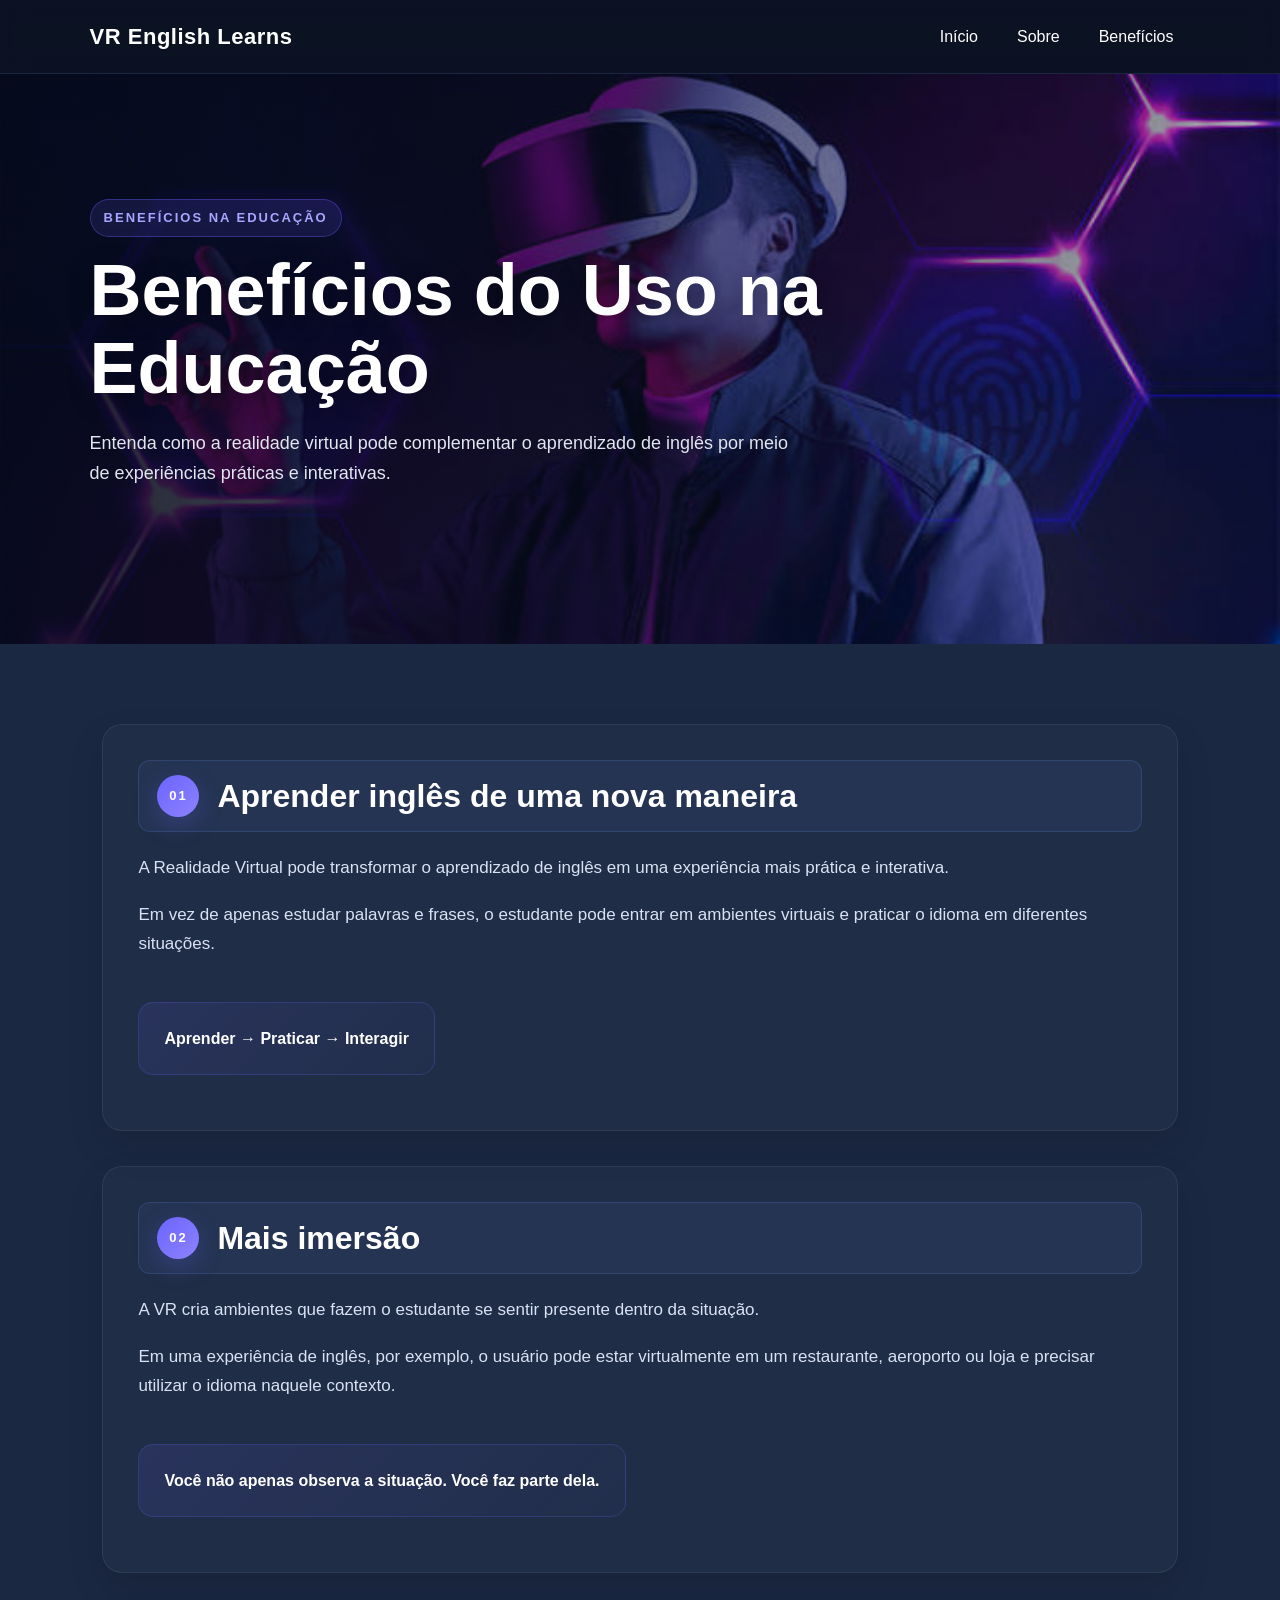
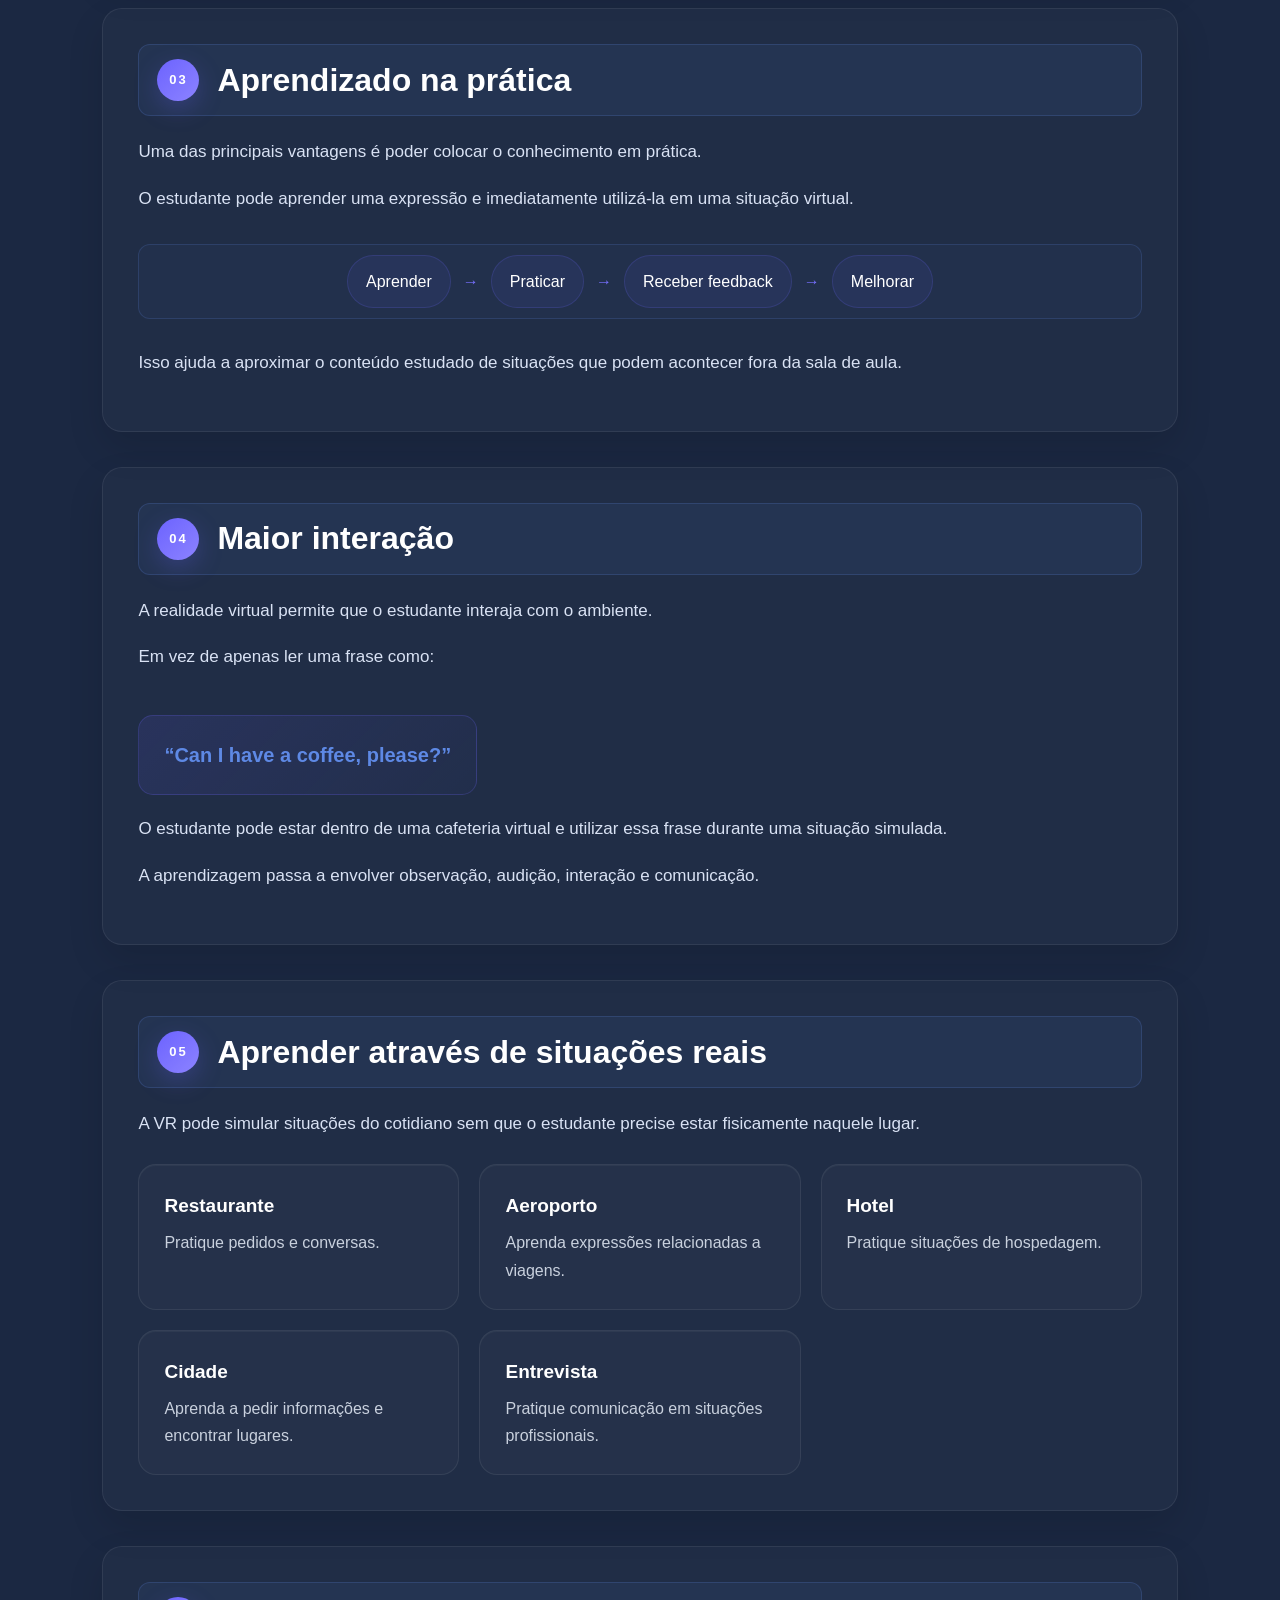
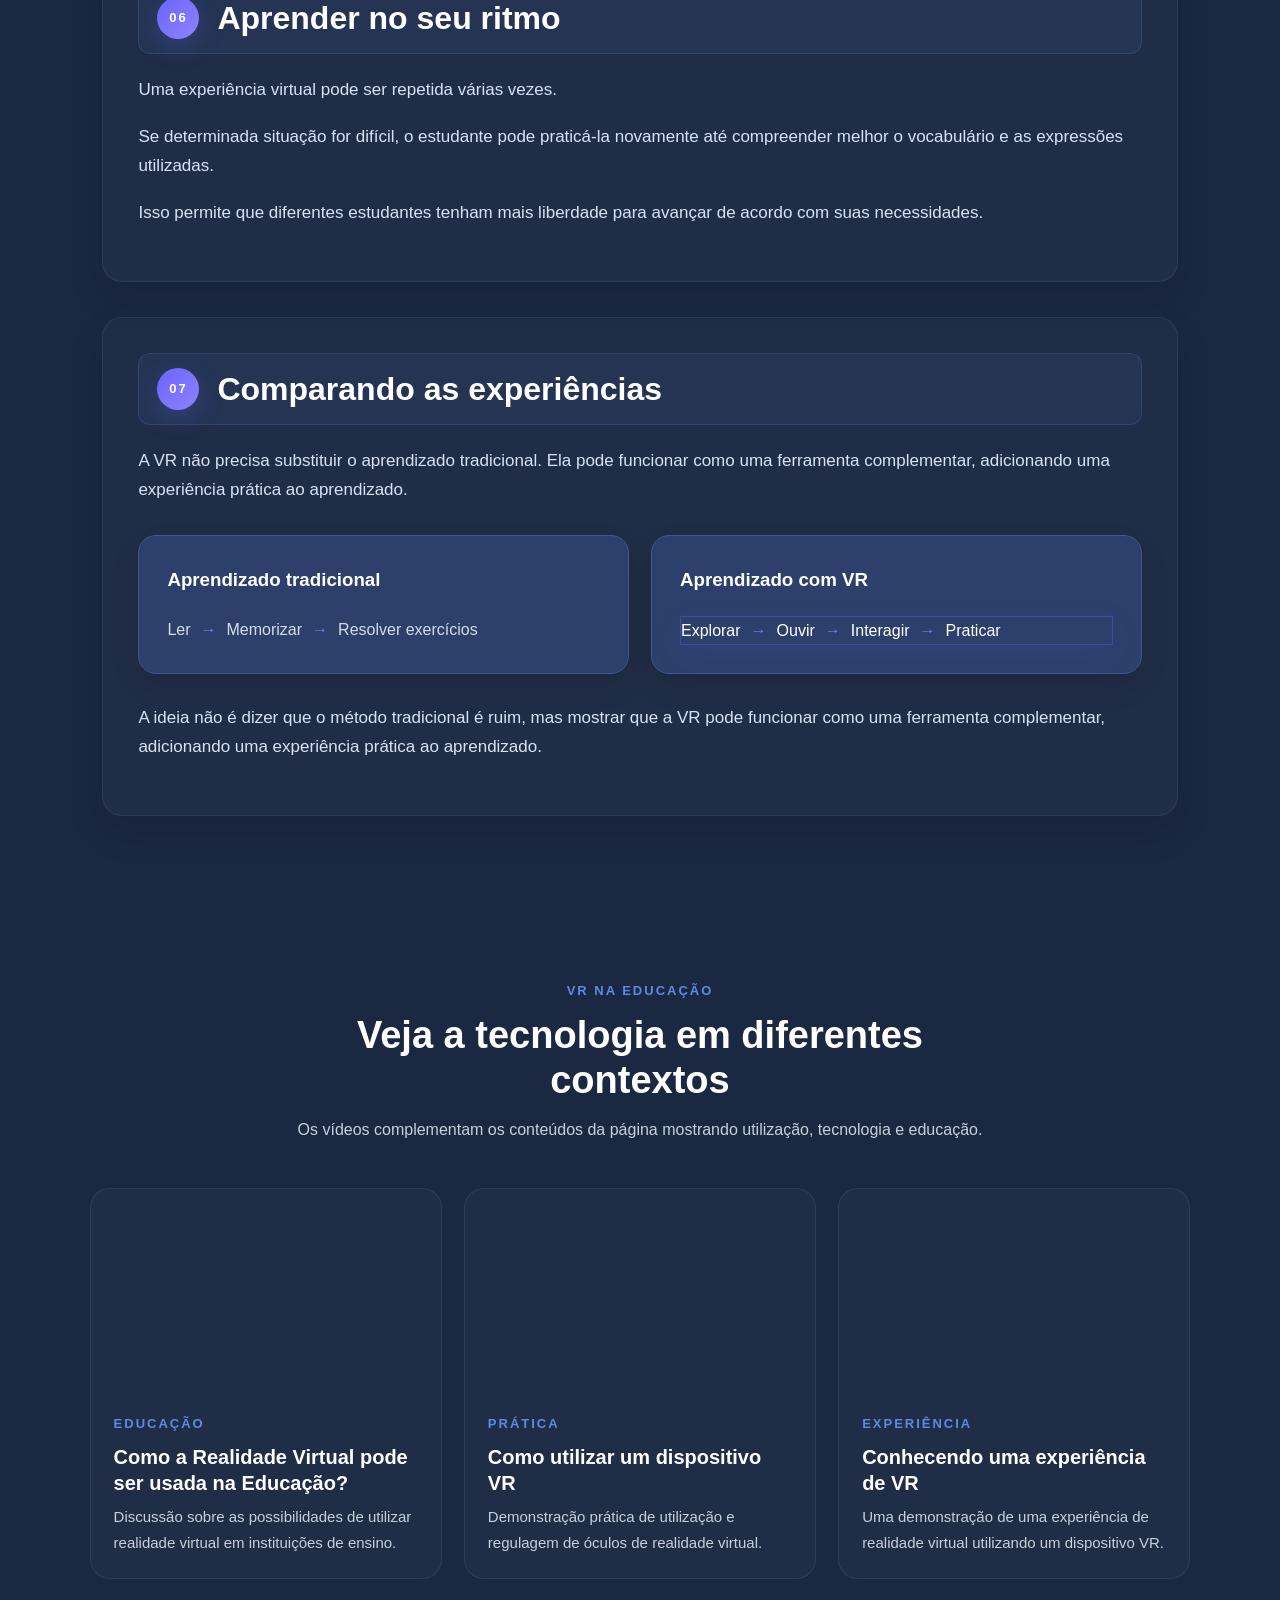
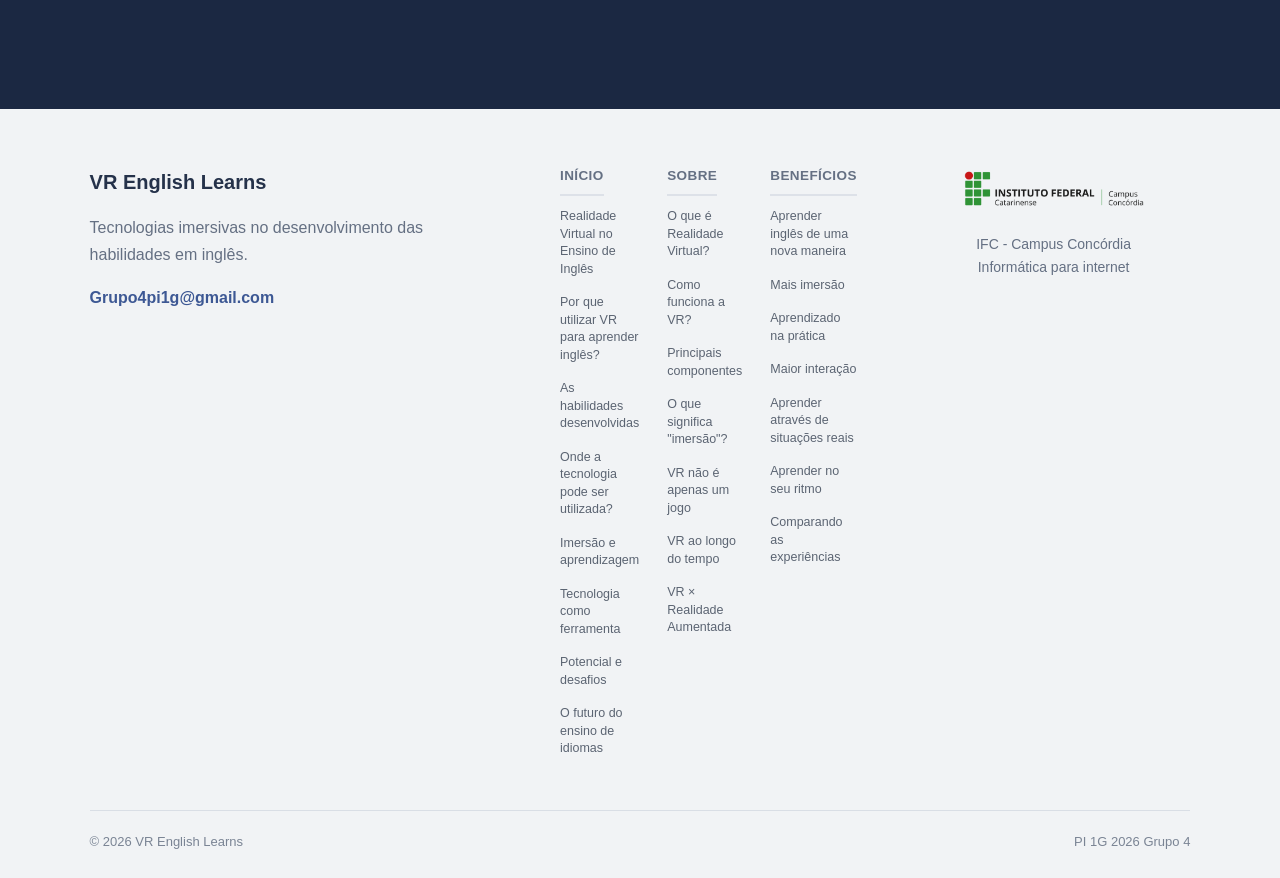
<file: paginas/beneficios.html>
<!DOCTYPE html>
<html lang="pt-BR">

<head>

    <meta charset="UTF-8">

    <meta name="viewport" content="width=device-width, initial-scale=1.0">

    <title>Benefícios - VR English Learns</title>

    <link rel="stylesheet" href="../css/style.css">

    <script src="../javascript/Scripts.js" defer></script>

</head>

<body>

<header id="header">

    <div class="logo">
        VR English Learns
    </div>

    <nav>

        <a href="../index.html">Início</a>

        <a href="sobre.html">Sobre</a>

        <a href="beneficios.html">Benefícios</a>

    </nav>

    <button class="menu-btn" id="menu-btn">☰</button>

</header>


<main>

    <section class="hero pagina-hero">

        <img
            src="../imagens/beneficios.jpeg"
            alt="Benefícios da realidade virtual">

        <div class="hero-overlay"></div>

        <div class="hero-conteudo">

            <span class="tag">BENEFÍCIOS NA EDUCAÇÃO</span>

            <h1>Benefícios do Uso na Educação</h1>

            <p>
                Entenda como a realidade virtual pode complementar
                o aprendizado de inglês por meio de experiências
                práticas e interativas.
            </p>

        </div>

    </section>


    <section class="secao_texto">


        <div class="texto-informativo" id="1">

            <div class="titulo-secao">
                <span>01</span>
                <h2>Aprender inglês de uma nova maneira</h2>
            </div>


            <p>
                A Realidade Virtual pode transformar o aprendizado
                de inglês em uma experiência mais prática e interativa.
            </p>

            <p>
                Em vez de apenas estudar palavras e frases,
                o estudante pode entrar em ambientes virtuais
                e praticar o idioma em diferentes situações.
            </p>

            <div class="frase-destaque">
                Aprender → Praticar → Interagir
            </div>

        </div>


        <div class="texto-informativo" id="2">

            <div class="titulo-secao">
                <span>02</span>
                <h2>Mais imersão</h2>
            </div>

            <p>
                A VR cria ambientes que fazem o estudante se sentir
                presente dentro da situação.
            </p>

            <p>
                Em uma experiência de inglês, por exemplo, o usuário
                pode estar virtualmente em um restaurante, aeroporto
                ou loja e precisar utilizar o idioma naquele contexto.
            </p>

            <div class="frase-destaque">
                Você não apenas observa a situação. Você faz parte dela.
            </div>

        </div>


        <div class="texto-informativo" id="3">

            <div class="titulo-secao">
                <span>03</span>
                <h2>Aprendizado na prática</h2>
            </div>

            <p>
                Uma das principais vantagens é poder colocar
                o conhecimento em prática.
            </p>

            <p>
                O estudante pode aprender uma expressão e
                imediatamente utilizá-la em uma situação virtual.
            </p>

            <div class="processo">

                <span>Aprender</span>
                <b>→</b>
                <span>Praticar</span>
                <b>→</b>
                <span>Receber feedback</span>
                <b>→</b>
                <span>Melhorar</span>

            </div>

            <p>
                Isso ajuda a aproximar o conteúdo estudado de
                situações que podem acontecer fora da sala de aula.
            </p>

        </div>


        <div class="texto-informativo" id="4">

            <div class="titulo-secao">
                <span>04</span>
                <h2>Maior interação</h2>
            </div>

            <p>
                A realidade virtual permite que o estudante
                interaja com o ambiente.
            </p>

            <p>
                Em vez de apenas ler uma frase como:
            </p>

            <div class="frase-ingles">
                “Can I have a coffee, please?”
            </div>

            <p>
                O estudante pode estar dentro de uma cafeteria
                virtual e utilizar essa frase durante uma
                situação simulada.
            </p>

            <p>
                A aprendizagem passa a envolver observação,
                audição, interação e comunicação.
            </p>

        </div>


        <div class="texto-informativo" id="5">

            <div class="titulo-secao">
                <span>05</span>
                <h2>Aprender através de situações reais</h2>
            </div>

            <p>
                A VR pode simular situações do cotidiano sem
                que o estudante precise estar fisicamente naquele lugar.
            </p>

            <div class="situacoes">

                <div>
                    <h3>Restaurante</h3>
                    <p>
                        Pratique pedidos e conversas.
                    </p>
                </div>

                <div>
                    <h3>Aeroporto</h3>
                    <p>
                        Aprenda expressões relacionadas a viagens.
                    </p>
                </div>

                <div>
                    <h3>Hotel</h3>
                    <p>
                        Pratique situações de hospedagem.
                    </p>
                </div>

                <div>
                    <h3>Cidade</h3>
                    <p>
                        Aprenda a pedir informações e encontrar lugares.
                    </p>
                </div>

                <div>
                    <h3>Entrevista</h3>
                    <p>
                        Pratique comunicação em situações profissionais.
                    </p>
                </div>

            </div>

        </div>


        <div class="texto-informativo" id="6">

            <div class="titulo-secao">
                <span>06</span>
                <h2>Aprender no seu ritmo</h2>
            </div>

            <p>
                Uma experiência virtual pode ser repetida várias vezes.
            </p>

            <p>
                Se determinada situação for difícil, o estudante
                pode praticá-la novamente até compreender melhor
                o vocabulário e as expressões utilizadas.
            </p>

            <p>
                Isso permite que diferentes estudantes tenham mais
                liberdade para avançar de acordo com suas necessidades.
            </p>

        </div>


        <div class="texto-informativo" id="7">

            <div class="titulo-secao">
                <span>07</span>
                <h2>Comparando as experiências</h2>
            </div>

            <p>
                A VR não precisa substituir o aprendizado tradicional.
                Ela pode funcionar como uma ferramenta complementar,
                adicionando uma experiência prática ao aprendizado.
            </p>

            <div class="comparacao-aprendizado">

                <div>

                    <h3>Aprendizado tradicional</h3>

                    <div class="fluxo">
                        Ler
                        <span>→</span>
                        Memorizar
                        <span>→</span>
                        Resolver exercícios
                    </div>

                </div>


                <div>

                    <h3>Aprendizado com VR</h3>

                    <div class="fluxo destaque-fluxo">
                        Explorar
                        <span>→</span>
                        Ouvir
                        <span>→</span>
                        Interagir
                        <span>→</span>
                        Praticar
                    </div>

                </div>

            </div>

            <p>
                A ideia não é dizer que o método tradicional é ruim,
                mas mostrar que a VR pode funcionar como uma ferramenta
                complementar, adicionando uma experiência prática
                ao aprendizado.
            </p>

        </div>

    </section>

    <section class="secao videos">

        <div class="titulo-central">

            <span>VR NA EDUCAÇÃO</span>

            <h2>Veja a tecnologia em diferentes contextos</h2>

            <p>
                Os vídeos complementam os conteúdos da página
                mostrando utilização, tecnologia e educação.
            </p>

        </div>


        <div class="videos-grid">


            <article class="video-card">

                <iframe
                    src="https://www.youtube.com/embed/qySUPrW4q5M"
                    title="Como a realidade virtual pode ser usada na educação"
                    allowfullscreen>
                </iframe>

                <div>

                    <span>EDUCAÇÃO</span>

                    <h3>
                        Como a Realidade Virtual pode ser usada na Educação?
                    </h3>

                    <p>
                        Discussão sobre as possibilidades de utilizar
                        realidade virtual em instituições de ensino.
                    </p>

                </div>

            </article>

            <article class="video-card">

                <iframe
                    src="https://www.youtube.com/embed/bvEATBh4sY0"
                    title="Óculos VR Box como usar"
                    allowfullscreen>
                </iframe>

          
                <div>

                    <span>PRÁTICA</span>

                    <h3>
                        Como utilizar um dispositivo VR
                    </h3>

                    <p>
                        Demonstração prática de utilização e
                        regulagem de óculos de realidade virtual.
                    </p>

                </div>

            </article>


            <article class="video-card">

                <iframe
                    src="https://www.youtube.com/embed/iTyKRlQ2BVg"
                    title="Como usar óculos de realidade virtual"
                    allowfullscreen>
                </iframe>

                <div>

                    <span>EXPERIÊNCIA</span>

                    <h3>
                        Conhecendo uma experiência de VR
                    </h3>

                    <p>
                        Uma demonstração de uma experiência de
                        realidade virtual utilizando um dispositivo VR.
                    </p>

                </div>

            </article>

        </div>

    </section>

</main>


<footer id="footer">

    <div class="footer-conteudo">

        <div class="footer-coluna">

            <h3>VR English Learns</h3>

            <p>
                Tecnologias imersivas no desenvolvimento
                das habilidades em inglês.
            </p>

            <p class="email">
                Grupo4pi1g@gmail.com
            </p>

        </div>

<div class="footer-coluna footer-coluna--mapa">

    

    <div class="footer-mapa-grupo">
        <a href="../index.html" class="footer-mapa-titulo">Início</a>
        <a href="../index.html#vr_no_ensino">Realidade Virtual no Ensino de Inglês</a>
        <a href="../index.html#pq_utilizar">Por que utilizar VR para aprender inglês?</a>
        <a href="../index.html#habilidades">As habilidades desenvolvidas</a>
        <a href="../index.html#onde_usada">Onde a tecnologia pode ser utilizada?</a>
        <a href="../index.html#imersao">Imersão e aprendizagem</a>
        <a href="../index.html">Tecnologia como ferramenta</a>
        <a href="../index.html#potencial">Potencial e desafios</a>
        <a href="../index.html#futuro_ensino">O futuro do ensino de idiomas</a>
    </div>

    <div class="footer-mapa-grupo">
        <a href="sobre.html" class="footer-mapa-titulo">Sobre</a>
        <a href="sobre.html#o_que_e">O que é Realidade Virtual?</a>
        <a href="sobre.html#funcionamento">Como funciona a VR?</a>
        <a href="sobre.html#componentes">Principais componentes</a>
        <a href="sobre.html#imersao">O que significa "imersão"?</a>
        <a href="sobre.html#vr_apenas_jogo">VR não é apenas um jogo</a>
        <a href="sobre.html#vr_tempo">VR ao longo do tempo</a>
        <a href="sobre.html#vr_aumentada">VR × Realidade Aumentada</a>
    </div>

    <div class="footer-mapa-grupo">
        <a href="beneficios.html" class="footer-mapa-titulo">Benefícios</a>
        <a href="beneficios.html#1">Aprender inglês de uma nova maneira</a>
        <a href="beneficios.html#2">Mais imersão</a>
        <a href="beneficios.html#3">Aprendizado na prática</a>
        <a href="beneficios.html#4">Maior interação</a>
        <a href="beneficios.html#5">Aprender através de situações reais</a>
        <a href="beneficios.html#6">Aprender no seu ritmo</a>
        <a href="beneficios.html#7">Comparando as experiências</a>
    </div>

</div>
        <div class="footer-coluna footer-ifc">

            <img
                src="../imagens/Logo_IFC_horizontal.png"
                alt="Logo do Instituto Federal Catarinense">

            <p>IFC - Campus Concórdia<br>
               Informática para internet
            </p>
            

        </div>

    </div>


    <div class="footer-bottom">

        <p>© 2026 VR English Learns</p>

        <p>PI 1G 2026 Grupo 4</p>

    </div>

</footer>


<button id="topo">↑</button>

</body>
</html>
</file>
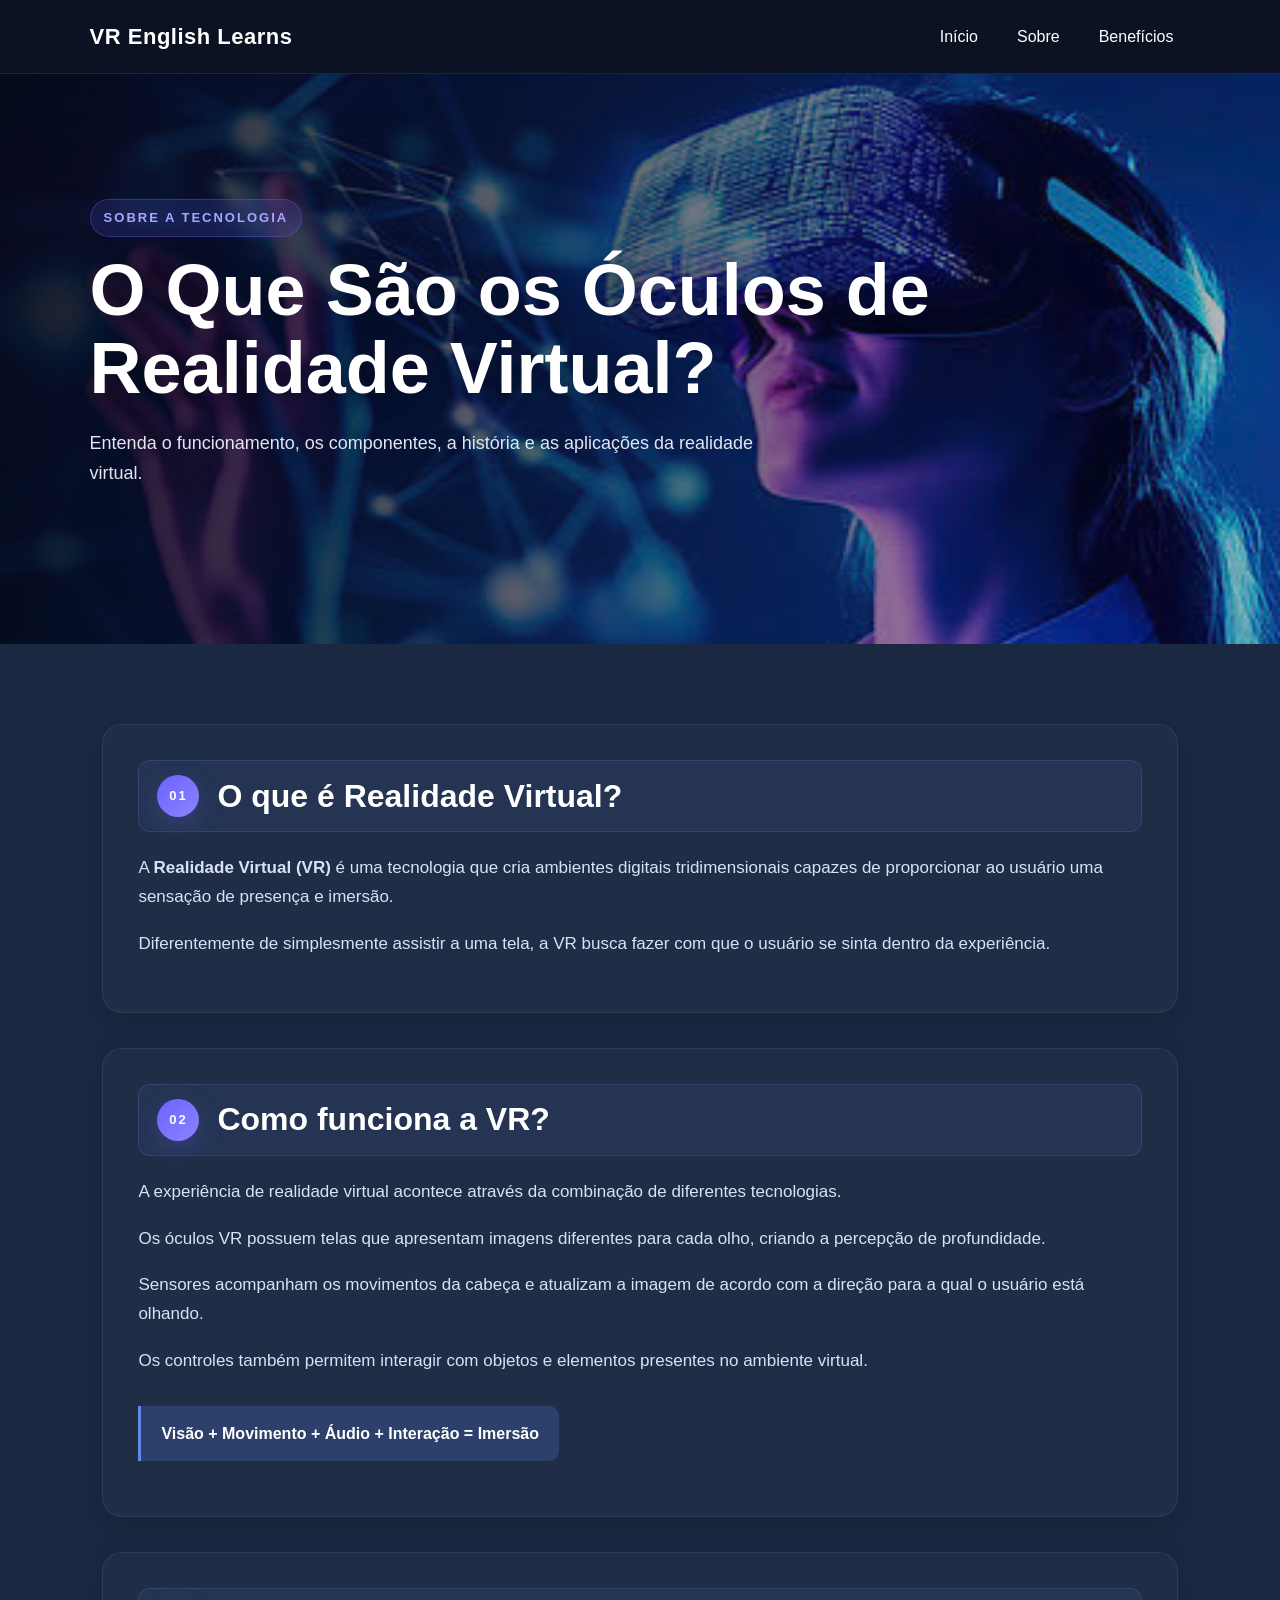
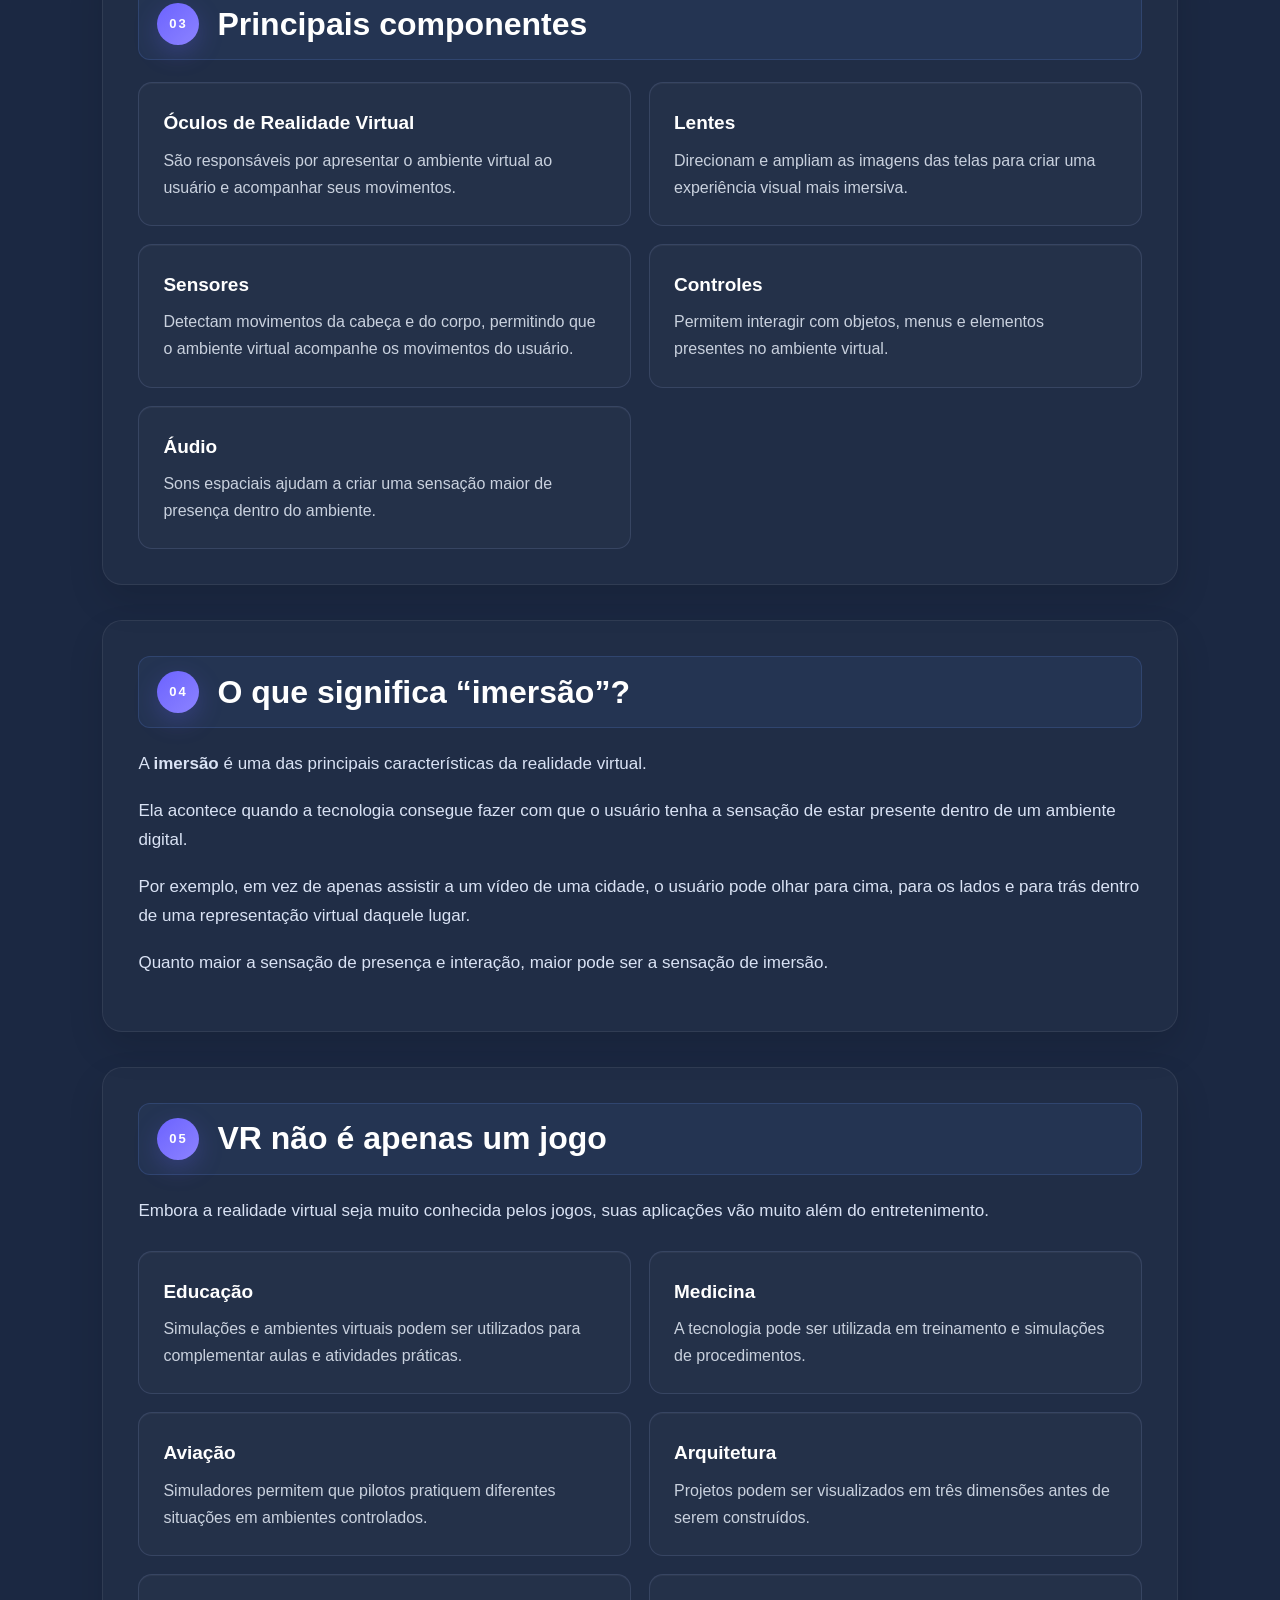
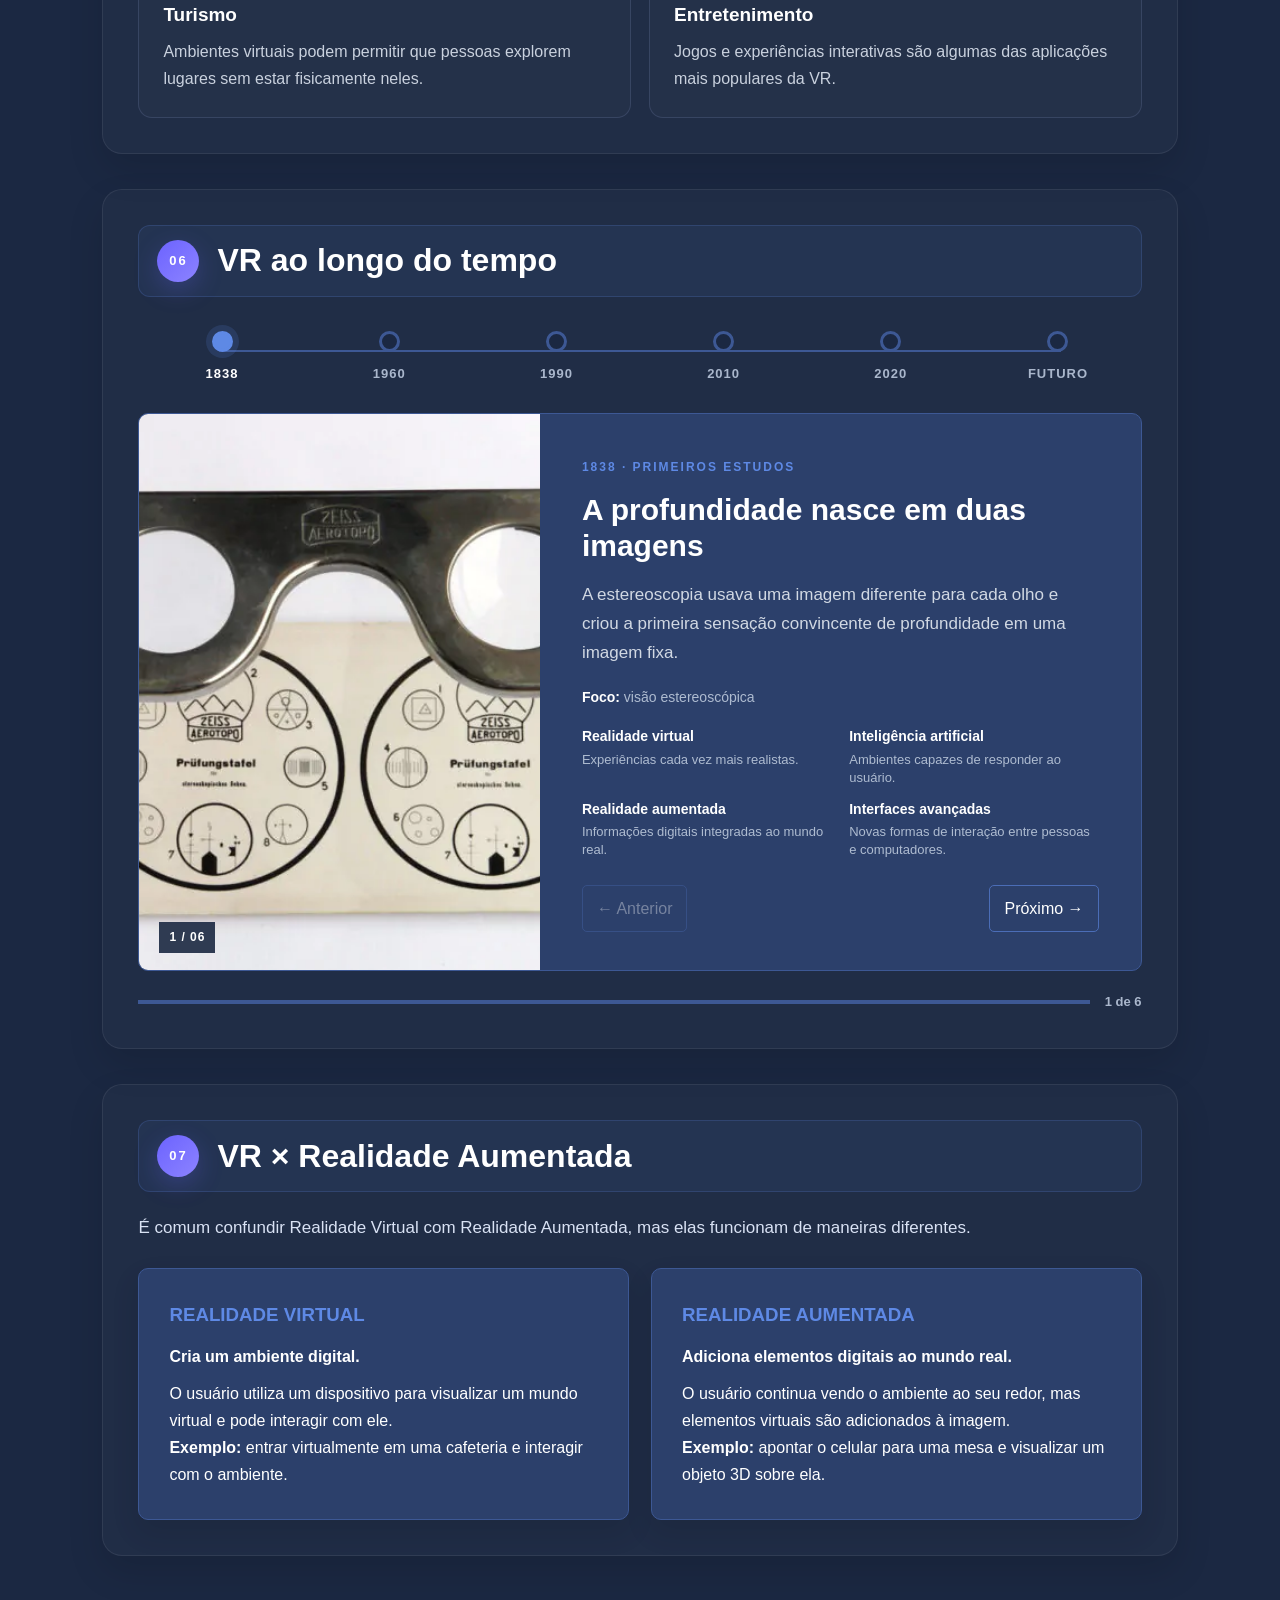
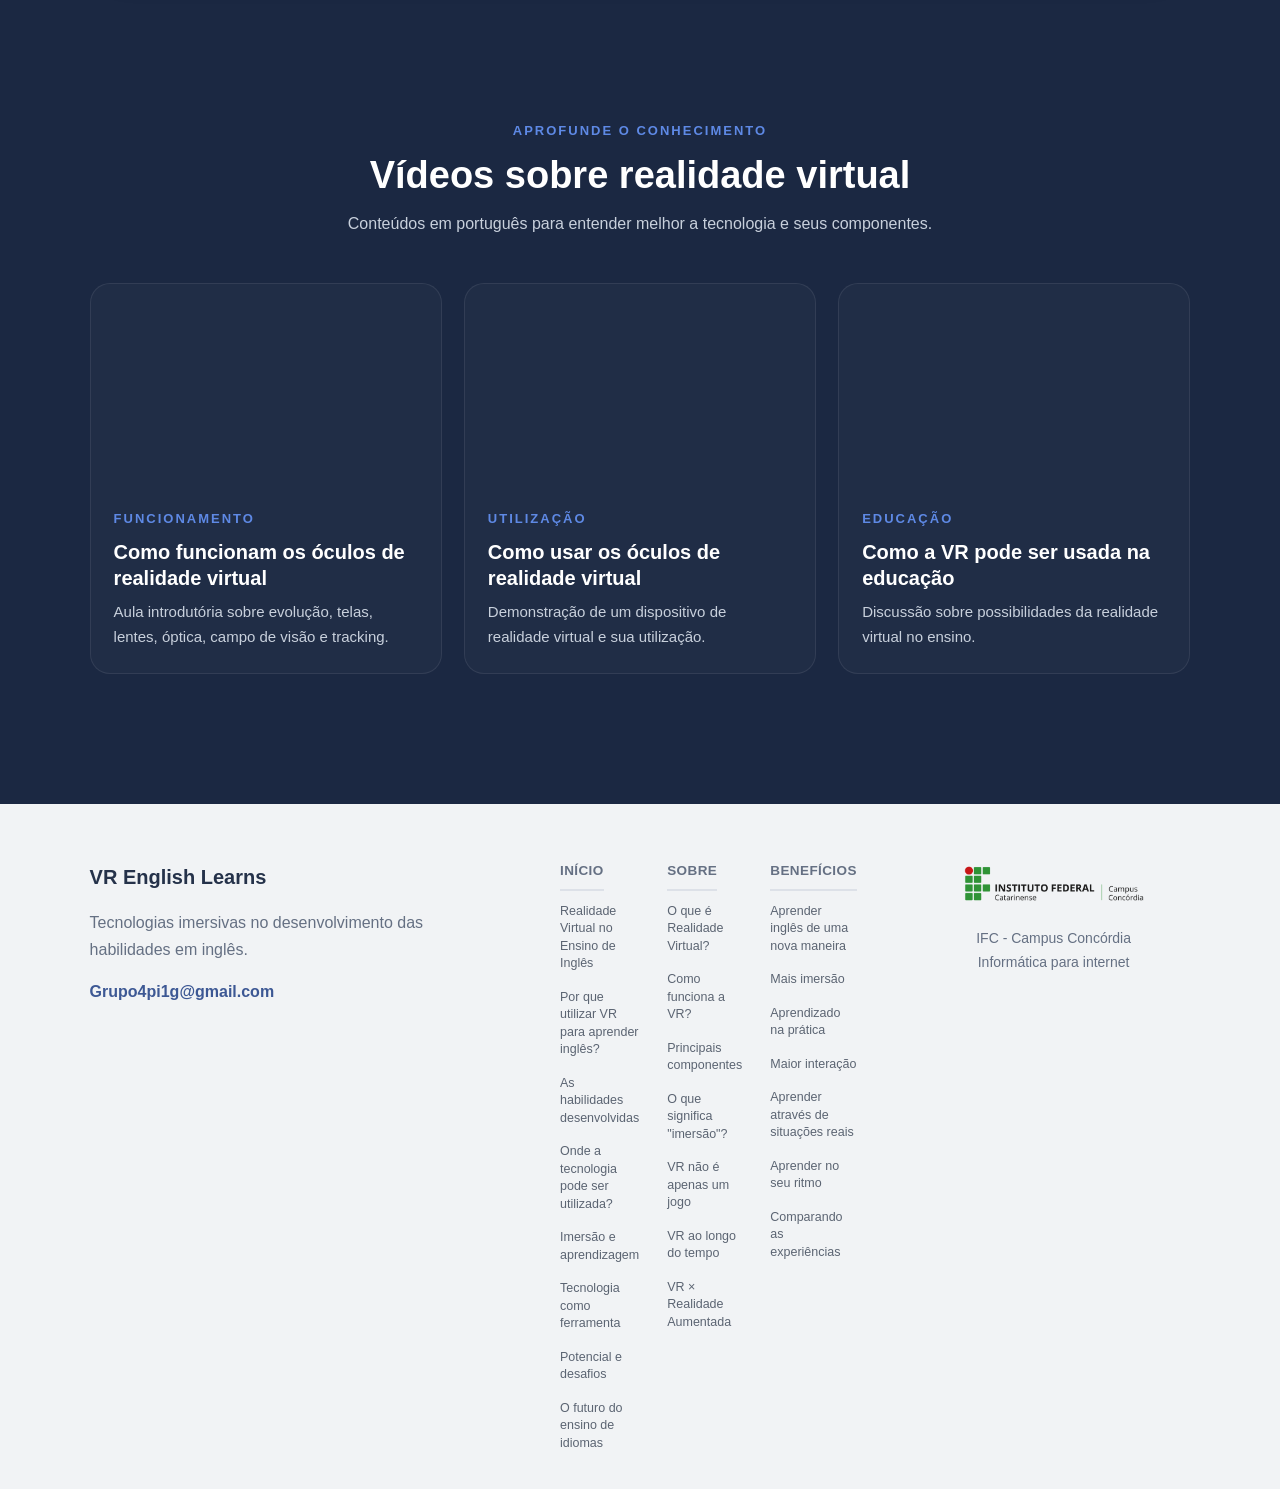
<file: paginas/sobre.html>
<!DOCTYPE html>
<html lang="pt-BR">

<head>

    <meta charset="UTF-8">

    <meta name="viewport" content="width=device-width, initial-scale=1.0">

    <title>Sobre - VR English Learns</title>

    <link rel="stylesheet" href="../css/style.css">

    <script src="../javascript/Scripts.js" defer></script>

</head>

<body>

<header id="header">

    <div class="logo">
        VR English Learns
    </div>

    <nav>

        <a href="../index.html">Início</a>

        <a href="sobre.html">Sobre</a>

        <a href="beneficios.html">Benefícios</a>

    </nav>

    <button class="menu-btn" id="menu-btn">☰</button>

</header>


<main>

    <section class="hero pagina-hero">

        <img src="../imagens/sobre.jpeg" alt="Óculos de realidade virtual">

        <div class="hero-overlay"></div>

        <div class="hero-conteudo">

            <span class="tag">SOBRE A TECNOLOGIA</span>

            <h1>O Que São os Óculos de Realidade Virtual?</h1>

            <p>
                Entenda o funcionamento, os componentes,
                a história e as aplicações da realidade virtual.
            </p>

        </div>

    </section>


    <section class="secao_texto">


        <div class="texto-informativo" id="o_que_e">

            <div class="titulo-secao">
                <span>01</span>
                <h2>O que é Realidade Virtual?</h2>
            </div>

            <p>
                A <b>Realidade Virtual (VR)</b> é uma tecnologia que
                cria ambientes digitais tridimensionais capazes de
                proporcionar ao usuário uma sensação de presença
                e imersão.
            </p>

            <p>
                Diferentemente de simplesmente assistir a uma tela,
                a VR busca fazer com que o usuário se sinta dentro
                da experiência.
            </p>

        </div>


        <div class="texto-informativo" id="funcionamento">

            <div class="titulo-secao">
                <span>02</span>
                <h2>Como funciona a VR?</h2>
            </div>

            <p>
                A experiência de realidade virtual acontece através
                da combinação de diferentes tecnologias.
            </p>

            <p>
                Os óculos VR possuem telas que apresentam imagens
                diferentes para cada olho, criando a percepção
                de profundidade.
            </p>

            <p>
                Sensores acompanham os movimentos da cabeça e
                atualizam a imagem de acordo com a direção para
                a qual o usuário está olhando.
            </p>

            <p>
                Os controles também permitem interagir com objetos
                e elementos presentes no ambiente virtual.
            </p>

            <div class="formula">
                Visão + Movimento + Áudio + Interação = Imersão
            </div>

        </div>


        <div class="texto-informativo" id="componentes">

            <div class="titulo-secao">
                <span>03</span>
                <h2>Principais componentes</h2>
            </div>

            <div class="componentes">

                <div>
                    <h3>Óculos de Realidade Virtual</h3>
                    <p>
                        São responsáveis por apresentar o ambiente
                        virtual ao usuário e acompanhar seus movimentos.
                    </p>
                </div>

                <div>
                    <h3>Lentes</h3>
                    <p>
                        Direcionam e ampliam as imagens das telas
                        para criar uma experiência visual mais imersiva.
                    </p>
                </div>

                <div>
                    <h3>Sensores</h3>
                    <p>
                        Detectam movimentos da cabeça e do corpo,
                        permitindo que o ambiente virtual acompanhe
                        os movimentos do usuário.
                    </p>
                </div>

                <div>
                    <h3>Controles</h3>
                    <p>
                        Permitem interagir com objetos, menus e
                        elementos presentes no ambiente virtual.
                    </p>
                </div>

                <div>
                    <h3>Áudio</h3>
                    <p>
                        Sons espaciais ajudam a criar uma sensação
                        maior de presença dentro do ambiente.
                    </p>
                </div>

            </div>

        </div>


        <div class="texto-informativo" id="imersao">

            <div class="titulo-secao">
                <span>04</span>
                <h2>O que significa “imersão”?</h2>
            </div>

            <p>
                A <b>imersão</b> é uma das principais características
                da realidade virtual.
            </p>

            <p>
                Ela acontece quando a tecnologia consegue fazer
                com que o usuário tenha a sensação de estar presente
                dentro de um ambiente digital.
            </p>

            <p>
                Por exemplo, em vez de apenas assistir a um vídeo
                de uma cidade, o usuário pode olhar para cima,
                para os lados e para trás dentro de uma representação
                virtual daquele lugar.
            </p>

            <p>
                Quanto maior a sensação de presença e interação,
                maior pode ser a sensação de imersão.
            </p>

        </div>


        <div class="texto-informativo" id="vr_apenas_jogo">

            <div class="titulo-secao">
                <span>05</span>
                <h2>VR não é apenas um jogo</h2>
            </div>

            <p>
                Embora a realidade virtual seja muito conhecida
                pelos jogos, suas aplicações vão muito além
                do entretenimento.
            </p>

            <div class="aplicacoes">

                <div>
                    <h3>Educação</h3>
                    <p>
                        Simulações e ambientes virtuais podem ser
                        utilizados para complementar aulas e
                        atividades práticas.
                    </p>
                </div>

                <div>
                    <h3>Medicina</h3>
                    <p>
                        A tecnologia pode ser utilizada em treinamento
                        e simulações de procedimentos.
                    </p>
                </div>

                <div>
                    <h3>Aviação</h3>
                    <p>
                        Simuladores permitem que pilotos pratiquem
                        diferentes situações em ambientes controlados.
                    </p>
                </div>

                <div>
                    <h3>Arquitetura</h3>
                    <p>
                        Projetos podem ser visualizados em três
                        dimensões antes de serem construídos.
                    </p>
                </div>

                <div>
                    <h3>Turismo</h3>
                    <p>
                        Ambientes virtuais podem permitir que pessoas
                        explorem lugares sem estar fisicamente neles.
                    </p>
                </div>

                <div>
                    <h3>Entretenimento</h3>
                    <p>
                        Jogos e experiências interativas são algumas
                        das aplicações mais populares da VR.
                    </p>
                </div>

            </div>

        </div>


        <div class="texto-informativo" id="vr_tempo">

            <div class="titulo-secao">
                <span>06</span>
                <h2>VR ao longo do tempo</h2>
            </div>

            <div class="explorador-tempo" id="explorador-tempo">
                <div class="marcadores-tempo" role="tablist" aria-label="Períodos da evolução das tecnologias imersivas">
                    <button class="marcador-tempo ativo" type="button" role="tab" aria-selected="true"><span>1838</span></button>
                    <button class="marcador-tempo" type="button" role="tab" aria-selected="false"><span>1960</span></button>
                    <button class="marcador-tempo" type="button" role="tab" aria-selected="false"><span>1990</span></button>
                    <button class="marcador-tempo" type="button" role="tab" aria-selected="false"><span>2010</span></button>
                    <button class="marcador-tempo" type="button" role="tab" aria-selected="false"><span>2020</span></button>
                    <button class="marcador-tempo" type="button" role="tab" aria-selected="false"><span>Futuro</span></button>
                </div>

                <article class="painel-tempo" id="painel-tempo" role="tabpanel" tabindex="0" aria-live="polite">
                    <div class="painel-tempo-imagem">
                        <img src="../imagens/linha_tempo-1.webp" alt="Ilustração de uma experiência imersiva em 1838">
                        <span class="painel-tempo-contador">01 / 06</span>
                    </div>
                    <div class="painel-tempo-conteudo">
                        <span class="painel-tempo-periodo">1838 · PRIMEIROS ESTUDOS</span>
                        <h3>O nascimento da visão estereoscópica</h3>
                        <p>As primeiras imagens em 3D criavam a sensação de profundidade usando uma imagem diferente para cada olho.</p>
                        <p class="painel-tempo-detalhe"><strong>Tecnologia:</strong> imagens estereoscópicas</p>
                        <div class="futuro-possibilidades" hidden>
                            <div><strong>Realidade virtual</strong><span>Experiências cada vez mais realistas.</span></div>
                            <div><strong>Inteligência artificial</strong><span>Ambientes capazes de responder ao usuário.</span></div>
                            <div><strong>Realidade aumentada</strong><span>Informações digitais integradas ao mundo real.</span></div>
                            <div><strong>Interfaces avançadas</strong><span>Novas formas de interação entre pessoas e computadores.</span></div>
                        </div>
                        <div class="controles-tempo">
                            <button class="botao-tempo" id="anterior-tempo" type="button" disabled aria-label="Voltar para o período anterior">← Anterior</button>
                            <button class="botao-tempo" id="proximo-tempo" type="button" aria-label="Avançar para o próximo período">Próximo →</button>
                        </div>
                    </div>
                </article>

                <div class="progresso-tempo" aria-label="Progresso da linha do tempo">
                    <div class="progresso-trilha"><span id="progresso-tempo-preenchido"></span></div>
                    <span id="progresso-tempo-texto">1 de 6</span>
                </div>
            </div>

        </div>


        <div class="texto-informativo" id="vr_aumentada">

            <div class="titulo-secao">
                <span>07</span>
                <h2>VR × Realidade Aumentada</h2>
            </div>

            <p>
                É comum confundir Realidade Virtual com Realidade
                Aumentada, mas elas funcionam de maneiras diferentes.
            </p>

            <div class="comparacao">

                <div>

                    <h3>REALIDADE VIRTUAL</h3>

                    <strong>Cria um ambiente digital.</strong>

                    <p>
                        O usuário utiliza um dispositivo para visualizar
                        um mundo virtual e pode interagir com ele.
                    </p>

                    <p>
                        <b>Exemplo:</b> entrar virtualmente em uma
                        cafeteria e interagir com o ambiente.
                    </p>

                </div>

                <div>

                    <h3>REALIDADE AUMENTADA</h3>

                    <strong>Adiciona elementos digitais ao mundo real.</strong>

                    <p>
                        O usuário continua vendo o ambiente ao seu redor,
                        mas elementos virtuais são adicionados à imagem.
                    </p>

                    <p>
                        <b>Exemplo:</b> apontar o celular para uma mesa
                        e visualizar um objeto 3D sobre ela.
                    </p>

                </div>

            </div>

        </div>

    </section>


    <section class="secao videos">

        <div class="titulo-central">

            <span>APROFUNDE O CONHECIMENTO</span>

            <h2>Vídeos sobre realidade virtual</h2>

            <p>
                Conteúdos em português para entender melhor
                a tecnologia e seus componentes.
            </p>

        </div>


        <div class="videos-grid">


            <article class="video-card">

                <iframe
                    src="https://www.youtube.com/embed/LKYN8C24J9c"
                    title="Como funcionam os óculos de realidade virtual"
                    allowfullscreen>
                </iframe>

                <div>

                    <span>FUNCIONAMENTO</span>

                    <h3>
                        Como funcionam os óculos de realidade virtual
                    </h3>

                    <p>
                        Aula introdutória sobre evolução, telas,
                        lentes, óptica, campo de visão e tracking.
                    </p>

                </div>

            </article>


            <article class="video-card">

                <iframe
                    src="https://www.youtube.com/embed/iTyKRlQ2BVg"
                    title="Como usar os óculos de Realidade Virtual"
                    allowfullscreen>
                </iframe>

                <div>

                    <span>UTILIZAÇÃO</span>

                    <h3>
                        Como usar os óculos de realidade virtual
                    </h3>

                    <p>
                        Demonstração de um dispositivo de realidade
                        virtual e sua utilização.
                    </p>

                </div>

            </article>


            <article class="video-card">

                <iframe
                    src="https://www.youtube.com/embed/qySUPrW4q5M"
                    title="Realidade Virtual na Educação"
                    allowfullscreen>
                </iframe>

                <div>

                    <span>EDUCAÇÃO</span>

                    <h3>
                        Como a VR pode ser usada na educação
                    </h3>

                    <p>
                        Discussão sobre possibilidades da realidade
                        virtual no ensino.
                    </p>

                </div>

            </article>

        </div>

    </section>

</main>


<footer id="footer">

    <div class="footer-conteudo">

        <div class="footer-coluna">

            <h3>VR English Learns</h3>

            <p>
                Tecnologias imersivas no desenvolvimento
                das habilidades em inglês.
            </p>

            <p class="email">
                Grupo4pi1g@gmail.com
            </p>

        </div>


       <div class="footer-coluna footer-coluna--mapa">

    

    <div class="footer-mapa-grupo">
        <a href="../index.html" class="footer-mapa-titulo">Início</a>
        <a href="../index.html#vr_no_ensino">Realidade Virtual no Ensino de Inglês</a>
        <a href="../index.html#pq_utilizar">Por que utilizar VR para aprender inglês?</a>
        <a href="../index.html#habilidades">As habilidades desenvolvidas</a>
        <a href="../index.html#onde_usada">Onde a tecnologia pode ser utilizada?</a>
        <a href="../index.html#imersao">Imersão e aprendizagem</a>
        <a href="../index.html#tech_ferramente">Tecnologia como ferramenta</a>
        <a href="../index.html#potencial">Potencial e desafios</a>
        <a href="../index.html#futuro_ensino">O futuro do ensino de idiomas</a>
    </div>

    <div class="footer-mapa-grupo">
        <a href="sobre.html" class="footer-mapa-titulo">Sobre</a>
        <a href="sobre.html#o_que_e">O que é Realidade Virtual?</a>
        <a href="sobre.html#funcionamento">Como funciona a VR?</a>
        <a href="sobre.html#componentes">Principais componentes</a>
        <a href="sobre.html#imersao">O que significa "imersão"?</a>
        <a href="sobre.html#vr_apenas_jogo">VR não é apenas um jogo</a>
        <a href="sobre.html#vr_tempo">VR ao longo do tempo</a>
        <a href="sobre.html#vr_aumentada">VR × Realidade Aumentada</a>
    </div>

    <div class="footer-mapa-grupo">
        <a href="beneficios.html" class="footer-mapa-titulo">Benefícios</a>
        <a href="beneficios.html#1">Aprender inglês de uma nova maneira</a>
        <a href="beneficios.html#2">Mais imersão</a>
        <a href="beneficios.html#3">Aprendizado na prática</a>
        <a href="beneficios.html#4">Maior interação</a>
        <a href="beneficios.html#5">Aprender através de situações reais</a>
        <a href="beneficios.html#6">Aprender no seu ritmo</a>
        <a href="beneficios.html#7">Comparando as experiências</a>
    </div>

</div>


        <div class="footer-coluna footer-ifc">

            <img
                src="../imagens/Logo_IFC_horizontal.png"
                alt="Logo do Instituto Federal Catarinense">

            <p>IFC - Campus Concórdia<br>
               Informática para internet
            </p>
            

        </div>

    </div>

       
</footer>


<button id="topo">↑</button>

</body>
</html>
</file>
<file: css/style.css>
:root {
    --azul-escuro: #1B2842;
    --azul-4: #2C406B;
    --azul-3: #3D5894;
    --azul-2: #4B6DB7;
    --azul-1: #5E89E5;
    --branco: #FFFFFF;
    --cinza: #F1F3F5;
    --cinza-borda: #D9DEE5;
    --texto: #25324A;
    --texto-claro: #657083;
}

* {
    margin: 0;
    padding: 0;
    box-sizing: border-box;
}

html {
    scroll-behavior: smooth;
}

body {
    background: var(--azul-escuro);
    color: var(--branco);
    font-family: Arial, Helvetica, sans-serif;
    line-height: 1.7;
}

a {
    text-decoration: none;
}

#header {
    width: 100%;
    min-height: 74px;
    padding: 0 7%;
    display: flex;
    align-items: center;
    justify-content: space-between;
    background: var(--azul-4);
    border-bottom: 1px solid var(--azul-3);
    position: sticky;
    top: 0;
    z-index: 1000;
}

.logo {
    color: var(--branco);
    font-size: 22px;
    font-weight: bold;
}

#header nav {
    display: flex;
    gap: 5px;
}

#header nav a {
    padding: 10px 17px;
    color: var(--branco);
    border-radius: 6px;
    transition: background 0.2s;
}

#header nav a:hover {
    background: var(--azul-3);
}

.menu-btn {
    display: none;
    border: 0;
    background: transparent;
    color: white;
    font-size: 27px;
    cursor: pointer;
}

.hero {
    min-height: 570px;
    position: relative;
    display: flex;
    align-items: center;
    overflow: hidden;
}

.hero img {
    position: absolute;
    inset: 0;
    width: 100%;
    height: 100%;
    object-fit: cover;
}

.hero-overlay {
    position: absolute;
    inset: 0;
    background: linear-gradient(
        90deg,
        rgba(27, 40, 66, 0.95),
        rgba(27, 40, 66, 0.72),
        rgba(27, 40, 66, 0.25)
    );
}

.hero-conteudo {
    width: 86%;
    max-width: 1200px;
    margin: auto;
    position: relative;
    z-index: 2;
}

.tag,
.titulo-secao span,
.titulo-central span,
.video-card span {
    color: var(--azul-1);
    font-size: 13px;
    font-weight: bold;
    letter-spacing: 2px;
}

.hero-conteudo h1 {
    max-width: 850px;
    margin: 15px 0 20px;
    font-size: clamp(42px, 6vw, 72px);
    line-height: 1.08;
}

.hero-conteudo p {
    max-width: 700px;
    margin-bottom: 30px;
    color: #E1E6EF;
    font-size: 18px;
}

.botao {
    display: inline-block;
    padding: 13px 23px;
    background: var(--azul-1);
    color: white;
    border-radius: 7px;
    font-weight: bold;
    transition: background 0.2s, transform 0.2s;
}

.botao:hover {
    background: var(--azul-2);
    transform: translateY(-2px);
}

.secao_texto {
    width: 84%;
    max-width: 1150px;
    margin: auto;
    padding: 80px 0;
}

.texto-informativo {
    padding: 28px 30px 24px;
    margin-bottom: 22px;
    background: linear-gradient(180deg, rgba(44, 64, 107, 0.96), rgba(27, 40, 66, 0.9));
    border: 1px solid rgba(142, 163, 209, 0.2);
    border-radius: 18px;
    box-shadow: 0 16px 36px rgba(0, 0, 0, 0.12);
    scroll-margin-top: 100px;
}

.texto-informativo:last-child {
    margin-bottom: 0;
}

.titulo-secao {
    display: flex;
    align-items: center;
    gap: 18px;
    margin-bottom: 22px;
    padding: 14px 18px;
    background: rgba(94, 137, 229, 0.08);
    border: 1px solid rgba(94, 137, 229, 0.2);
    border-radius: 12px;
}

.titulo-secao span {
    min-width: 35px;
}

.titulo-secao h2 {
    font-size: 32px;
    line-height: 1.2;
}

.titulo-secao.pequeno h2 {
    font-size: 29px;
}

.texto-informativo > p {
    margin-bottom: 18px;
    color: #D9E2F4;
    font-size: 17px;
}

.habilidades {
    display: grid;
    grid-template-columns: repeat(2, 1fr);
    gap: 18px;
}

.habilidades div,
.contextos div,
.componentes div,
.aplicacoes div,
.situacoes div {
    padding: 24px;
    background: rgba(255, 255, 255, 0.02);
    border: 1px solid rgba(142, 163, 209, 0.18);
    border-radius: 14px;
    box-shadow: inset 0 1px 0 rgba(255,255,255,0.04);
}

.habilidades strong {
    color: var(--azul-1);
    font-size: 20px;
}

.habilidades p,
.contextos p,
.componentes p,
.aplicacoes p,
.situacoes p {
    margin-top: 7px;
    color: #C9D1DE;
}

.contextos {
    display: grid;
    grid-template-columns: repeat(2, 1fr);
    gap: 18px;
    margin-top: 25px;
}

.contextos h3,
.componentes h3,
.aplicacoes h3,
.situacoes h3 {
    color: white;
    font-size: 19px;
}

.componentes {
    display: grid;
    grid-template-columns: repeat(2, 1fr);
    gap: 18px;
}

.aplicacoes {
    display: grid;
    grid-template-columns: repeat(2, 1fr);
    gap: 18px;
    margin-top: 25px;
}

.formula,
.frase-destaque,
.frase-ingles {
    display: inline-block;
    margin: 12px 0 20px;
    padding: 14px 20px;
    background: rgba(94, 137, 229, 0.08);
    border-left: 3px solid var(--azul-1);
    color: white;
    font-weight: bold;
    border-radius: 0 10px 10px 0;
}

.frase-ingles {
    font-size: 20px;
    color: var(--azul-1);
}

.processo {
    display: flex;
    flex-wrap: wrap;
    align-items: center;
    gap: 12px;
    margin: 25px 0;
    padding: 10px 16px;
    background: rgba(94, 137, 229, 0.04);
    border: 1px solid rgba(94, 137, 229, 0.18);
    border-radius: 12px;
}

.processo span {
    padding: 10px 16px;
    background: rgba(255,255,255,0.03);
    border: 1px solid rgba(142, 163, 209, 0.16);
    border-radius: 8px;
}

.processo b {
    color: var(--azul-1);
}

.comparacao > div,
.comparacao-aprendizado > div {
    background: linear-gradient(180deg, rgba(44, 64, 107, 0.96), rgba(27, 40, 66, 0.9));
    border: 1px solid rgba(142, 163, 209, 0.16);
    border-radius: 16px;
    box-shadow: 0 12px 28px rgba(0, 0, 0, 0.1);
}

.explorador-tempo {
    --tempo-linha: var(--azul-3);
}

.marcadores-tempo {
    display: grid;
    grid-template-columns: repeat(6, 1fr);
    position: relative;
    margin: 34px 0 28px;
}

.marcadores-tempo::before {
    content: "";
    position: absolute;
    top: 19px;
    left: 8%;
    right: 8%;
    height: 2px;
    background: var(--tempo-linha);
}

.marcador-tempo {
    position: relative;
    z-index: 1;
    display: flex;
    flex-direction: column;
    align-items: center;
    gap: 11px;
    border: 0;
    background: transparent;
    color: #AAB7CC;
    font: inherit;
    cursor: pointer;
}

.marcador-tempo::before {
    content: "";
    width: 15px;
    height: 15px;
    border: 3px solid var(--tempo-linha);
    border-radius: 50%;
    background: var(--azul-escuro);
    transition: 0.25s ease;
}

.marcador-tempo:hover,
.marcador-tempo.ativo {
    color: var(--branco);
}

.marcador-tempo:hover::before,
.marcador-tempo.ativo::before {
    border-color: var(--azul-1);
    background: var(--azul-1);
    box-shadow: 0 0 0 6px rgba(94, 137, 229, 0.16);
}

.marcador-tempo span {
    font-size: 13px;
    font-weight: bold;
    letter-spacing: 1px;
    text-transform: uppercase;
}

.painel-tempo {
    display: grid;
    grid-template-columns: minmax(230px, 0.8fr) 1.2fr;
    min-height: 330px;
    overflow: hidden;
    background: var(--azul-4);
    border: 1px solid var(--azul-3);
    border-radius: 10px;
    outline: none;
}

.painel-tempo.trocando {
    animation: entrada-tempo 0.35s ease both;
}

.painel-tempo-imagem {
    position: relative;
    min-height: 280px;
}

.painel-tempo-imagem img {
    width: 100%;
    height: 100%;
    min-height: 280px;
    display: block;
    object-fit: cover;
}

.painel-tempo-contador {
    position: absolute;
    left: 20px;
    bottom: 17px;
    padding: 5px 10px;
    background: rgba(27, 40, 66, 0.9);
    color: white;
    font-size: 12px;
    font-weight: bold;
    letter-spacing: 1px;
}

.painel-tempo-conteudo {
    padding: 38px 42px;
}

.painel-tempo-periodo {
    color: var(--azul-1);
    font-size: 12px;
    font-weight: bold;
    letter-spacing: 2px;
}

.painel-tempo h3 {
    max-width: 570px;
    margin: 13px 0 17px;
    font-size: 30px;
    line-height: 1.2;
}

.painel-tempo-conteudo > p {
    max-width: 600px;
    color: #D1D8E3;
    font-size: 17px;
}

.painel-tempo-detalhe {
    margin-top: 18px;
    color: #AEBBD0 !important;
    font-size: 14px !important;
}

.painel-tempo-detalhe strong {
    color: white;
}

.futuro-possibilidades {
    display: grid;
    grid-template-columns: 1fr 1fr;
    gap: 10px 18px;
    margin-top: 16px;
}

.futuro-possibilidades div {
    display: flex;
    flex-direction: column;
    gap: 2px;
}

.futuro-possibilidades strong {
    color: white;
    font-size: 14px;
}

.futuro-possibilidades span {
    color: #AEBBD0;
    font-size: 13px;
    line-height: 1.4;
}

.controles-tempo {
    display: flex;
    justify-content: space-between;
    gap: 15px;
    margin-top: 25px;
}

.botao-tempo {
    padding: 9px 14px;
    border: 1px solid var(--azul-2);
    border-radius: 5px;
    background: transparent;
    color: white;
    font: inherit;
    cursor: pointer;
    transition: 0.2s ease;
}

.botao-tempo:hover:not(:disabled) {
    background: var(--azul-2);
    transform: translateY(-2px);
}

.botao-tempo:disabled {
    opacity: 0.35;
    cursor: not-allowed;
}

.progresso-tempo {
    display: flex;
    align-items: center;
    gap: 15px;
    margin-top: 20px;
    color: #AAB7CC;
    font-size: 13px;
    font-weight: bold;
}

.progresso-trilha {
    flex: 1;
    height: 4px;
    overflow: hidden;
    background: var(--azul-3);
}

.progresso-trilha span {
    display: block;
    width: 0;
    height: 100%;
    background: var(--azul-1);
    transition: width 0.3s ease;
}

@keyframes entrada-tempo {
    from { opacity: 0; transform: translateY(10px); }
    to { opacity: 1; transform: translateY(0); }
}

.comparacao {
    display: grid;
    grid-template-columns: 1fr 1fr;
    gap: 22px;
    margin-top: 25px;
}

.comparacao > div {
    padding: 30px;
    background: var(--azul-4);
    border: 1px solid var(--azul-3);
    border-radius: 10px;
}

.comparacao h3 {
    margin-bottom: 12px;
    color: var(--azul-1);
}

.comparacao strong {
    display: block;
    margin-bottom: 10px;
}

.formula,
.frase-destaque,
.frase-ingles {
    display: inline-block;
    margin: 12px 0 20px;
    padding: 14px 20px;
    background: var(--azul-4);
    border-left: 3px solid var(--azul-1);
    color: white;
    font-weight: bold;
}

.frase-ingles {
    font-size: 20px;
    color: var(--azul-1);
}

.processo {
    display: flex;
    flex-wrap: wrap;
    align-items: center;
    gap: 12px;
    margin: 25px 0;
}

.processo span {
    padding: 10px 16px;
    background: var(--azul-4);
    border: 1px solid var(--azul-3);
    border-radius: 6px;
}

.processo b {
    color: var(--azul-1);
}

.comparador-aprendizado-secao {
    width: 86%;
    max-width: 1200px;
    margin: auto;
    padding: 10px 0 80px;
}

.comparador-aprendizado {
    display: grid;
    grid-template-columns: repeat(2, minmax(0, 1fr));
    gap: 22px;
    margin-top: 30px;
}

.comparador-card {
    border: 1px solid rgba(142, 163, 209, 0.18);
    border-radius: 18px;
    background: linear-gradient(180deg, rgba(44, 64, 107, 0.96), rgba(27, 40, 66, 0.92));
    color: white;
    padding: 28px 24px;
    text-align: left;
    cursor: pointer;
    transition: transform 0.2s ease, border-color 0.2s ease, box-shadow 0.2s ease;
    box-shadow: 0 14px 34px rgba(0, 0, 0, 0.08);
}

.comparador-card:hover,
.comparador-card.ativo {
    transform: translateY(-4px);
    border-color: rgba(94, 137, 229, 0.8);
    box-shadow: 0 18px 36px rgba(94, 137, 229, 0.18);
}

.comparador-tag {
    display: inline-block;
    margin-bottom: 14px;
    color: var(--azul-1);
    font-size: 12px;
    letter-spacing: 1.8px;
    text-transform: uppercase;
    font-weight: bold;
}

.comparador-card h3 {
    margin-bottom: 18px;
    font-size: 26px;
    line-height: 1.2;
}

.comparador-card ul {
    padding-left: 18px;
    list-style: disc;
    color: #D9E2F4;
    display: grid;
    gap: 10px;
    margin-bottom: 20px;
}

.comparador-card p {
    color: #C9D1DE;
    font-size: 15px;
    line-height: 1.7;
}

.comparador-resultado {
    margin-top: 22px;
    padding: 24px 28px;
    background: rgba(94, 137, 229, 0.08);
    border-left: 4px solid var(--azul-1);
    border-radius: 14px;
    box-shadow: inset 0 1px 0 rgba(255,255,255,0.05);
}

.comparador-resultado h3 {
    margin-bottom: 8px;
    font-size: 22px;
}

.comparador-resultado p {
    color: #D9E2F4;
    font-size: 16px;
}

.situacoes {
    display: grid;
    grid-template-columns: repeat(3, 1fr);
    gap: 18px;
    margin-top: 25px;
}

.comparacao-aprendizado {
    display: grid;
    grid-template-columns: 1fr 1fr;
    gap: 22px;
    margin: 30px 0;
}

.comparacao-aprendizado > div {
    padding: 28px;
    background: var(--azul-4);
    border: 1px solid var(--azul-3);
    border-radius: 10px;
}

.comparacao-aprendizado h3 {
    margin-bottom: 20px;
}

.fluxo {
    display: flex;
    flex-wrap: wrap;
    gap: 10px;
    align-items: center;
    color: #D5DCE7;
}

.fluxo span {
    color: var(--azul-1);
    font-weight: bold;
}

.destaque-fluxo {
    color: white;
}

.videos {
    width: 86%;
    max-width: 1200px;
    margin: auto;
    padding: 80px 0;
}

.titulo-central {
    max-width: 750px;
    margin: 0 auto 45px;
    text-align: center;
}

.titulo-central h2 {
    margin: 10px 0 12px;
    font-size: 38px;
    line-height: 1.2;
}

.titulo-central p {
    color: #C8D0DC;
    font-size: 16px;
}

.videos-grid {
    display: grid;
    grid-template-columns: repeat(3, 1fr);
    gap: 22px;
}

.video-card {
    overflow: hidden;
    background: var(--azul-4);
    border: 1px solid var(--azul-3);
    border-radius: 10px;
}

.video-card iframe {
    display: block;
    width: 100%;
    aspect-ratio: 16 / 9;
    border: 0;
}

.video-card > div {
    padding: 23px;
}

.video-card h3 {
    margin: 8px 0;
    font-size: 20px;
    line-height: 1.3;
}

.video-card p {
    color: #C8D0DC;
    font-size: 15px;
}

.carrossel-secao {
    width: 86%;
    max-width: 1200px;
    margin: auto;
    padding: 30px 0 90px;
}

.carrossel-wrapper {
    display: flex;
    align-items: center;
    gap: 15px;
}

.carrossel {
    width: 100%;
    display: flex;
    gap: 18px;
    overflow-x: auto;
    scroll-behavior: smooth;
    scrollbar-width: none;
    padding: 8px 3px 18px;
    scroll-snap-type: x proximity;
}

.carrossel::-webkit-scrollbar {
    display: none;
}

.card-carrossel {
    flex: 0 0 250px;
    min-height: 330px;
    overflow: hidden;
    background: var(--azul-4);
    border-radius: 12px;
    border: 1px solid rgba(142, 163, 209, 0.18);
    scroll-snap-align: start;
}

.card-carrossel img {
    width: 100%;
    height: 100%;
    min-height: 330px;
    display: block;
    object-fit: cover;
    transition: transform 0.3s ease, filter 0.3s ease;
}

.card-carrossel:hover img {
    transform: scale(1.04);
    filter: saturate(1.08);
}

.card-conteudo {
    display: none;
}


.carrossel-botao {
    width: 45px;
    height: 45px;
    flex-shrink: 0;
    border: 0;
    border-radius: 50%;
    background: var(--azul-2);
    color: white;
    font-size: 30px;
    cursor: pointer;
}

.carrossel-botao:hover {
    background: var(--azul-1);
}
.footer-coluna--mapa {
    display: grid;
    grid-template-columns: repeat(3, 1fr);
    gap: 28px;
}

.footer-mapa-grupo {
    display: flex;
    flex-direction: column;
}

.footer-mapa-titulo {
    font-weight: 700;
    font-size: 13.5px;
    text-transform: uppercase;
    letter-spacing: .4px;
    margin-bottom: 8px;
    padding-bottom: 6px;
    border-bottom: 2px solid #DDE1E8;
}

.footer-mapa-grupo a:not(.footer-mapa-titulo) {
    font-size: 12.5px;
    color: #5B6472;
    padding: 4px 0;
    line-height: 1.4;
    transition: color .2s ease;
}

.footer-mapa-grupo a:not(.footer-mapa-titulo):hover,
.footer-mapa-grupo a:not(.footer-mapa-titulo):focus-visible {
    color: #4B6DB7;
    text-decoration: underline;
}

@media (max-width: 700px) {
    .footer-coluna--mapa {
        grid-template-columns: 1fr;
        gap: 20px;
    }
}
#footer {
    margin-top: 50px;
    padding: 55px 7% 25px;
    background: var(--cinza);
    color: var(--texto);
}

.footer-conteudo {
    max-width: 1150px;
    margin: auto;
    display: grid;
    grid-template-columns: 1.5fr 1fr 1fr;
    gap: 60px;
}

.footer-coluna h3 {
    margin-bottom: 15px;
    font-size: 20px;
}

.footer-coluna p {
    color: var(--texto-claro);
}

.footer-coluna a {
    display: block;
    width: fit-content;
    margin-bottom: 8px;
    color: var(--texto-claro);
    transition: color 0.2s;
}

.footer-coluna a:hover {
    color: var(--azul-2);
}

.email {
    margin-top: 15px;
    color: var(--azul-3) !important;
    font-weight: bold;
}

.footer-ifc {
    text-align: center;
}

.footer-ifc img {
    width: 190px;
    max-width: 100%;
    margin-bottom: 12px;
}

.footer-ifc p {
    font-size: 14px;
}

.footer-bottom {
    max-width: 1150px;
    margin: 40px auto 0;
    padding-top: 20px;
    display: flex;
    justify-content: space-between;
    border-top: 1px solid var(--cinza-borda);
    color: #7A8494;
    font-size: 13px;
}

#topo {
    position: fixed;
    right: 22px;
    bottom: 22px;
    width: 45px;
    height: 45px;
    border: 0;
    border-radius: 50%;
    background: var(--azul-1);
    color: white;
    font-size: 20px;
    cursor: pointer;
    opacity: 0;
    visibility: hidden;
    transition: opacity 0.2s;
}

#topo.visivel {
    opacity: 1;
    visibility: visible;
}

@media (max-width: 950px) {

    .videos-grid {
        grid-template-columns: 1fr 1fr;
    }

    .cards,
    .situacoes {
        grid-template-columns: 1fr 1fr;
    }

    .footer-conteudo {
        grid-template-columns: 1fr 1fr;
    }

    .footer-ifc {
        grid-column: span 2;
    }

}

@media (max-width: 680px) {

    #header {
        padding: 0 5%;
    }

    #header nav {
        display: none;
        position: absolute;
        top: 74px;
        left: 0;
        width: 100%;
        padding: 15px;
        background: var(--azul-4);
        flex-direction: column;
    }

    #header nav.aberto {
        display: flex;
    }

    #header nav a {
        width: 100%;
        text-align: center;
    }

    .menu-btn {
        display: block;
    }

    .hero {
        min-height: 500px;
    }

    .hero-conteudo {
        width: 90%;
    }

    .hero-conteudo h1 {
        font-size: 42px;
    }

    .secao_texto,
    .videos,
    .carrossel-secao {
        width: 90%;
    }

    .titulo-secao h2 {
        font-size: 27px;
    }

    .habilidades,
    .contextos,
    .componentes,
    .aplicacoes,
    .linha-tempo,
    .comparacao,
    .situacoes,
    .comparacao-aprendizado,
    .videos-grid {
        grid-template-columns: 1fr;
    }

    .processo {
        align-items: flex-start;
        flex-direction: column;
    }

    .processo b {
        transform: rotate(90deg);
    }

    .carrossel-botao {
        display: none;
    }

    .card-carrossel {
        flex-basis: 75%;
    }

    .footer-conteudo {
        grid-template-columns: 1fr;
        gap: 35px;
    }

    .footer-ifc {
        grid-column: auto;
    }

    .footer-bottom {
        flex-direction: column;
        gap: 7px;
        text-align: center;
    }

}

html {
    scroll-behavior: smooth;
}

::selection {
    background: #6c63ff;
    color: #fff;
}

#header {
    backdrop-filter: blur(12px);
    -webkit-backdrop-filter: blur(12px);
    background: rgba(10, 15, 30, 0.88);
    border-bottom: 1px solid rgba(120, 140, 255, 0.15);
    transition: 0.3s ease;
}

#header:hover {
    background: rgba(10, 15, 30, 0.96);
}

.logo {
    font-weight: 700;
    letter-spacing: 0.5px;
    transition: 0.3s ease;
}

.logo:hover {
    transform: translateY(-2px);
}

#header nav a {
    position: relative;
    transition: 0.3s ease;
}

#header nav a::after {
    content: "";
    position: absolute;
    left: 50%;
    bottom: -7px;
    width: 0;
    height: 2px;
    background: #6c63ff;
    transform: translateX(-50%);
    transition: 0.3s ease;
}

#header nav a:hover::after {
    width: 70%;
}

#header nav a:hover {
    color: #8f88ff;
}

.pagina-hero {
    overflow: hidden;
}

.pagina-hero img {
    transition: transform 8s ease;
}

.pagina-hero:hover img {
    transform: scale(1.04);
}

.hero-overlay {
    background:
        linear-gradient(
            90deg,
            rgba(5, 10, 25, 0.92),
            rgba(10, 15, 35, 0.60),
            rgba(5, 10, 25, 0.25)
        );
}

.hero-conteudo {
    animation: aparecerHero 0.9s ease;
}

@keyframes aparecerHero {
    from {
        opacity: 0;
        transform: translateY(25px);
    }

    to {
        opacity: 1;
        transform: translateY(0);
    }
}

.hero-conteudo h1 {
    text-shadow: 0 5px 25px rgba(0, 0, 0, 0.35);
}

.tag {
    display: inline-block;
    padding: 7px 13px;
    border-radius: 30px;
    background: rgba(108, 99, 255, 0.14);
    border: 1px solid rgba(108, 99, 255, 0.35);
    color: #aaa5ff;
    backdrop-filter: blur(5px);
}

.texto-informativo {
    position: relative;
    padding: 35px;
    margin-bottom: 35px;
    border-radius: 20px;
    background: rgba(255, 255, 255, 0.025);
    border: 1px solid rgba(255, 255, 255, 0.07);
    transition: 0.35s ease;
    overflow: hidden;
}

.texto-informativo::before {
    content: "";
    position: absolute;
    left: 0;
    top: 0;
    width: 3px;
    height: 0;
    background: #6c63ff;
    transition: 0.35s ease;
}

.texto-informativo:hover {
    transform: translateY(-4px);
    border-color: rgba(108, 99, 255, 0.35);
    box-shadow: 0 15px 45px rgba(0, 0, 0, 0.20);
}

.texto-informativo:hover::before {
    height: 100%;
}

.titulo-secao span {
    display: flex;
    align-items: center;
    justify-content: center;
    width: 42px;
    height: 42px;
    border-radius: 50%;
    background: linear-gradient(135deg, #6c63ff, #8c83ff);
    color: white;
    font-weight: 700;
    box-shadow: 0 8px 25px rgba(108, 99, 255, 0.25);
}

.titulo-secao h2 {
    transition: 0.3s ease;
}

.texto-informativo:hover .titulo-secao h2 {
    transform: translateX(5px);
}

.frase-destaque,
.frase-ingles {
    position: relative;
    padding: 22px 25px;
    margin-top: 25px;
    border-radius: 15px;
    background: linear-gradient(
        135deg,
        rgba(108, 99, 255, 0.12),
        rgba(108, 99, 255, 0.03)
    );
    border: 1px solid rgba(108, 99, 255, 0.22);
    transition: 0.3s ease;
}

.frase-destaque:hover,
.frase-ingles:hover {
    transform: scale(1.01);
    border-color: rgba(108, 99, 255, 0.5);
}

.processo {
    display: flex;
    align-items: center;
    justify-content: center;
    flex-wrap: wrap;
    gap: 12px;
    margin: 30px 0;
}

.processo span {
    padding: 12px 18px;
    border-radius: 30px;
    background: rgba(108, 99, 255, 0.08);
    border: 1px solid rgba(108, 99, 255, 0.18);
    transition: 0.3s ease;
}

.processo span:hover {
    background: rgba(108, 99, 255, 0.20);
    transform: translateY(-3px);
}

.processo b {
    color: #7770ff;
}

.situacoes {
    gap: 20px;
}

.situacoes > div {
    position: relative;
    padding: 25px;
    border-radius: 18px;
    background: rgba(255, 255, 255, 0.025);
    border: 1px solid rgba(255, 255, 255, 0.07);
    transition:
        transform 0.3s ease,
        border-color 0.3s ease,
        box-shadow 0.3s ease;
}

.situacoes > div::after {
    content: "→";
    position: absolute;
    right: 20px;
    bottom: 18px;
    color: #6c63ff;
    opacity: 0;
    transition: 0.3s ease;
}

.situacoes > div:hover {
    transform: translateY(-7px);
    border-color: rgba(108, 99, 255, 0.4);
    box-shadow: 0 15px 35px rgba(0, 0, 0, 0.18);
}

.situacoes > div:hover::after {
    opacity: 1;
    right: 15px;
}

.comparacao-aprendizado > div {
    border-radius: 18px;
    transition: 0.3s ease;
}

.comparacao-aprendizado > div:hover {
    transform: translateY(-5px);
}

.destaque-fluxo {
    position: relative;
    border: 1px solid rgba(108, 99, 255, 0.35);
    box-shadow: 0 10px 35px rgba(108, 99, 255, 0.08);
}

.video-card {
    overflow: hidden;
    border-radius: 20px;
    border: 1px solid rgba(255, 255, 255, 0.08);
    background: rgba(255, 255, 255, 0.025);
    transition: 0.35s ease;
}

.video-card:hover {
    transform: translateY(-8px);
    border-color: rgba(108, 99, 255, 0.35);
    box-shadow: 0 18px 45px rgba(0, 0, 0, 0.25);
}

.video-card iframe {
    transition: transform 0.5s ease;
}

.video-card:hover iframe {
    transform: scale(1.02);
}

#topo {
    width: 48px;
    height: 48px;
    border-radius: 50%;
    background: linear-gradient(135deg, #6c63ff, #8d85ff);
    box-shadow: 0 8px 25px rgba(108, 99, 255, 0.3);
    transition: 0.3s ease;
}

#topo:hover {
    transform: translateY(-5px);
    box-shadow: 0 13px 30px rgba(108, 99, 255, 0.4);
}

#footer {
    border-top: 1px solid rgba(255, 255, 255, 0.07);
}

.footer-mapa-grupo a {
    transition: 0.25s ease;
}

.footer-mapa-grupo a:hover {
    color: #8d86ff;
    transform: translateX(4px);
}

@media (max-width: 768px) {
    .texto-informativo {
        padding: 25px 20px;
        border-radius: 16px;
    }

    .processo {
        flex-direction: column;
    }

    .processo b {
        transform: rotate(90deg);
    }
}
</file>
